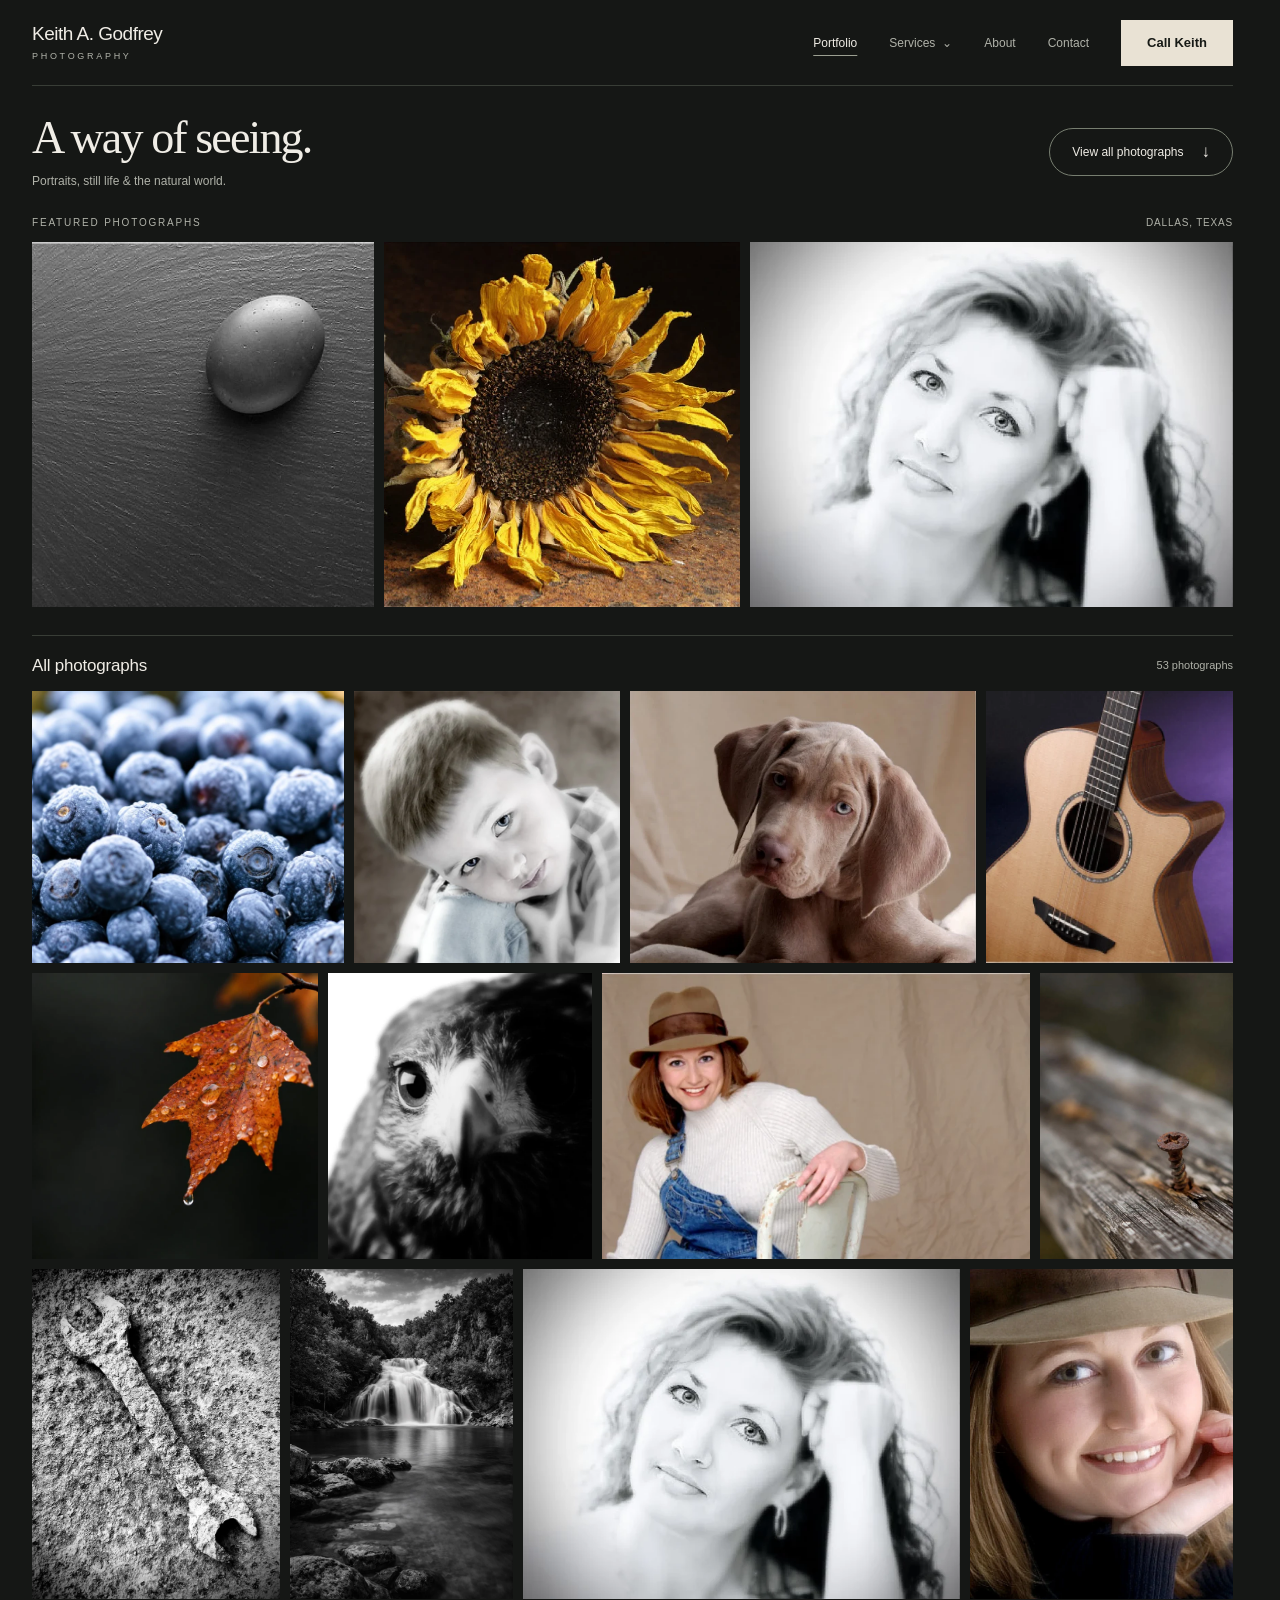
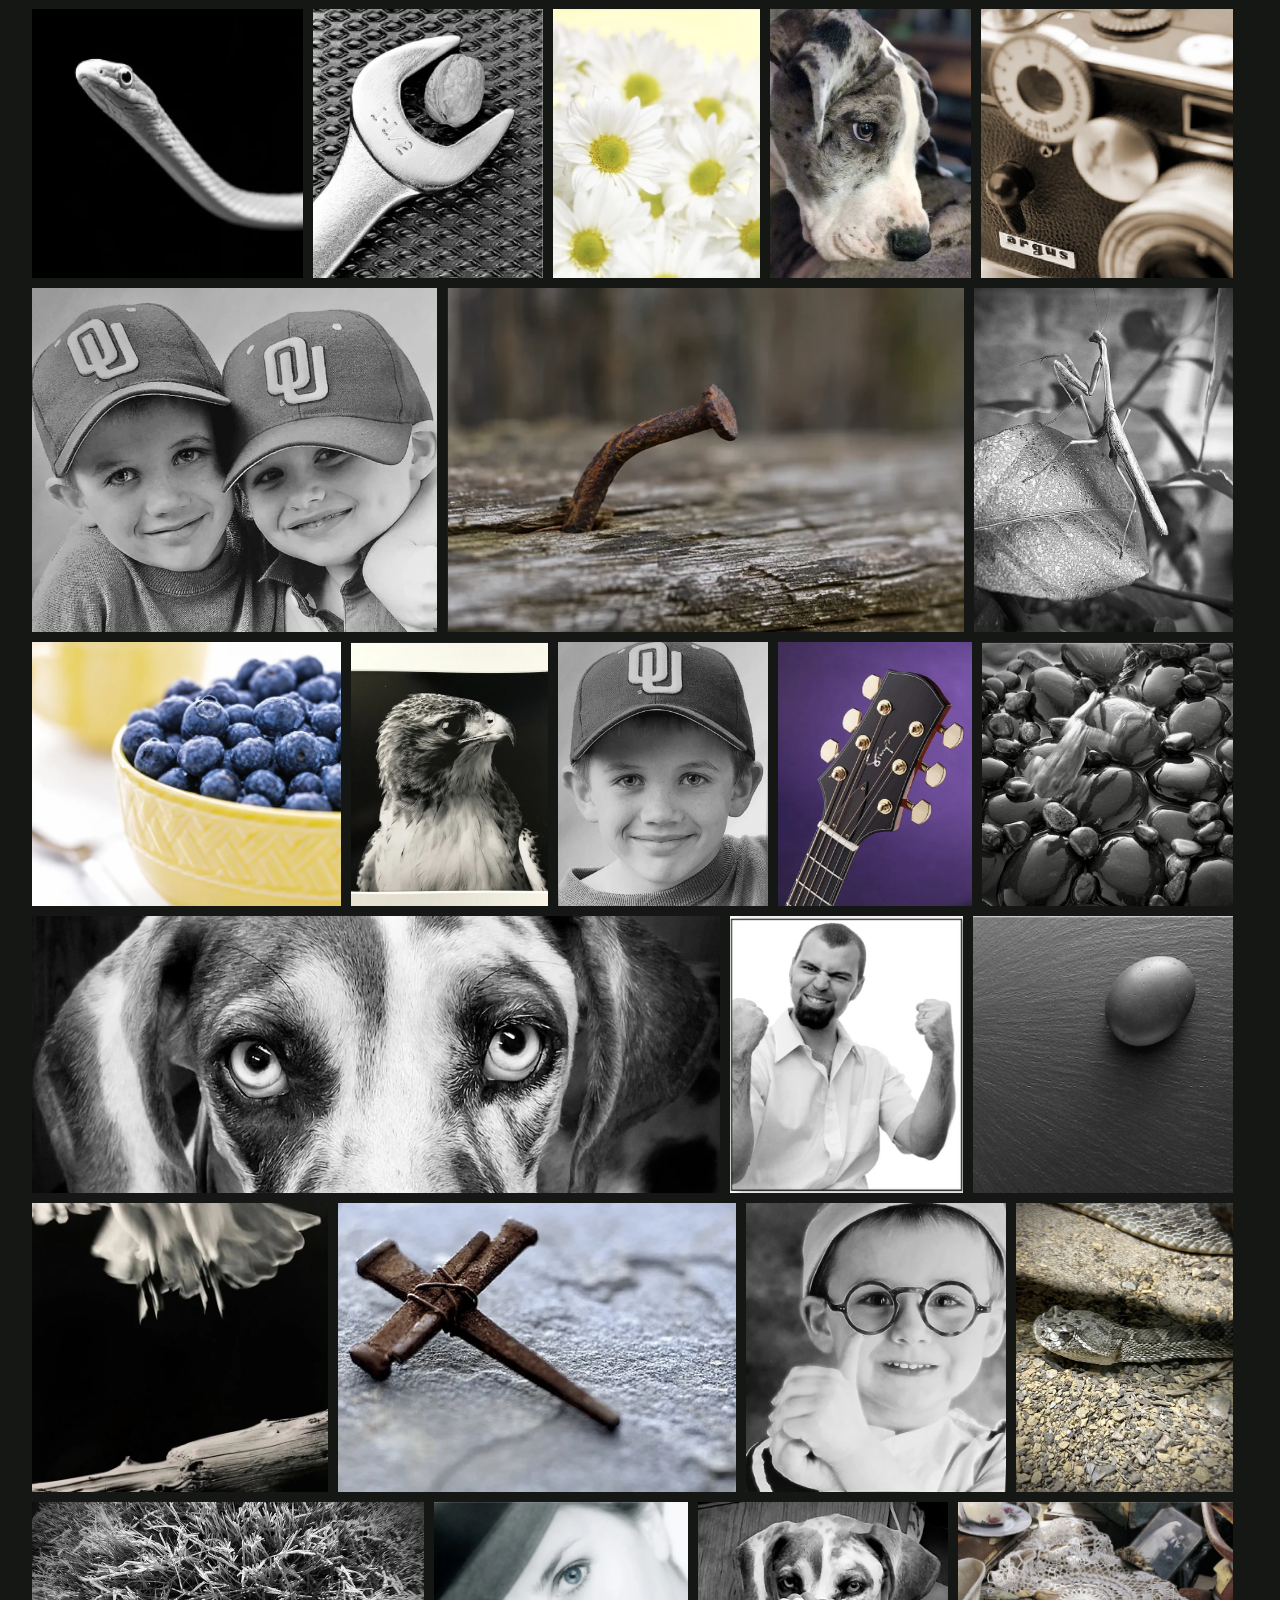
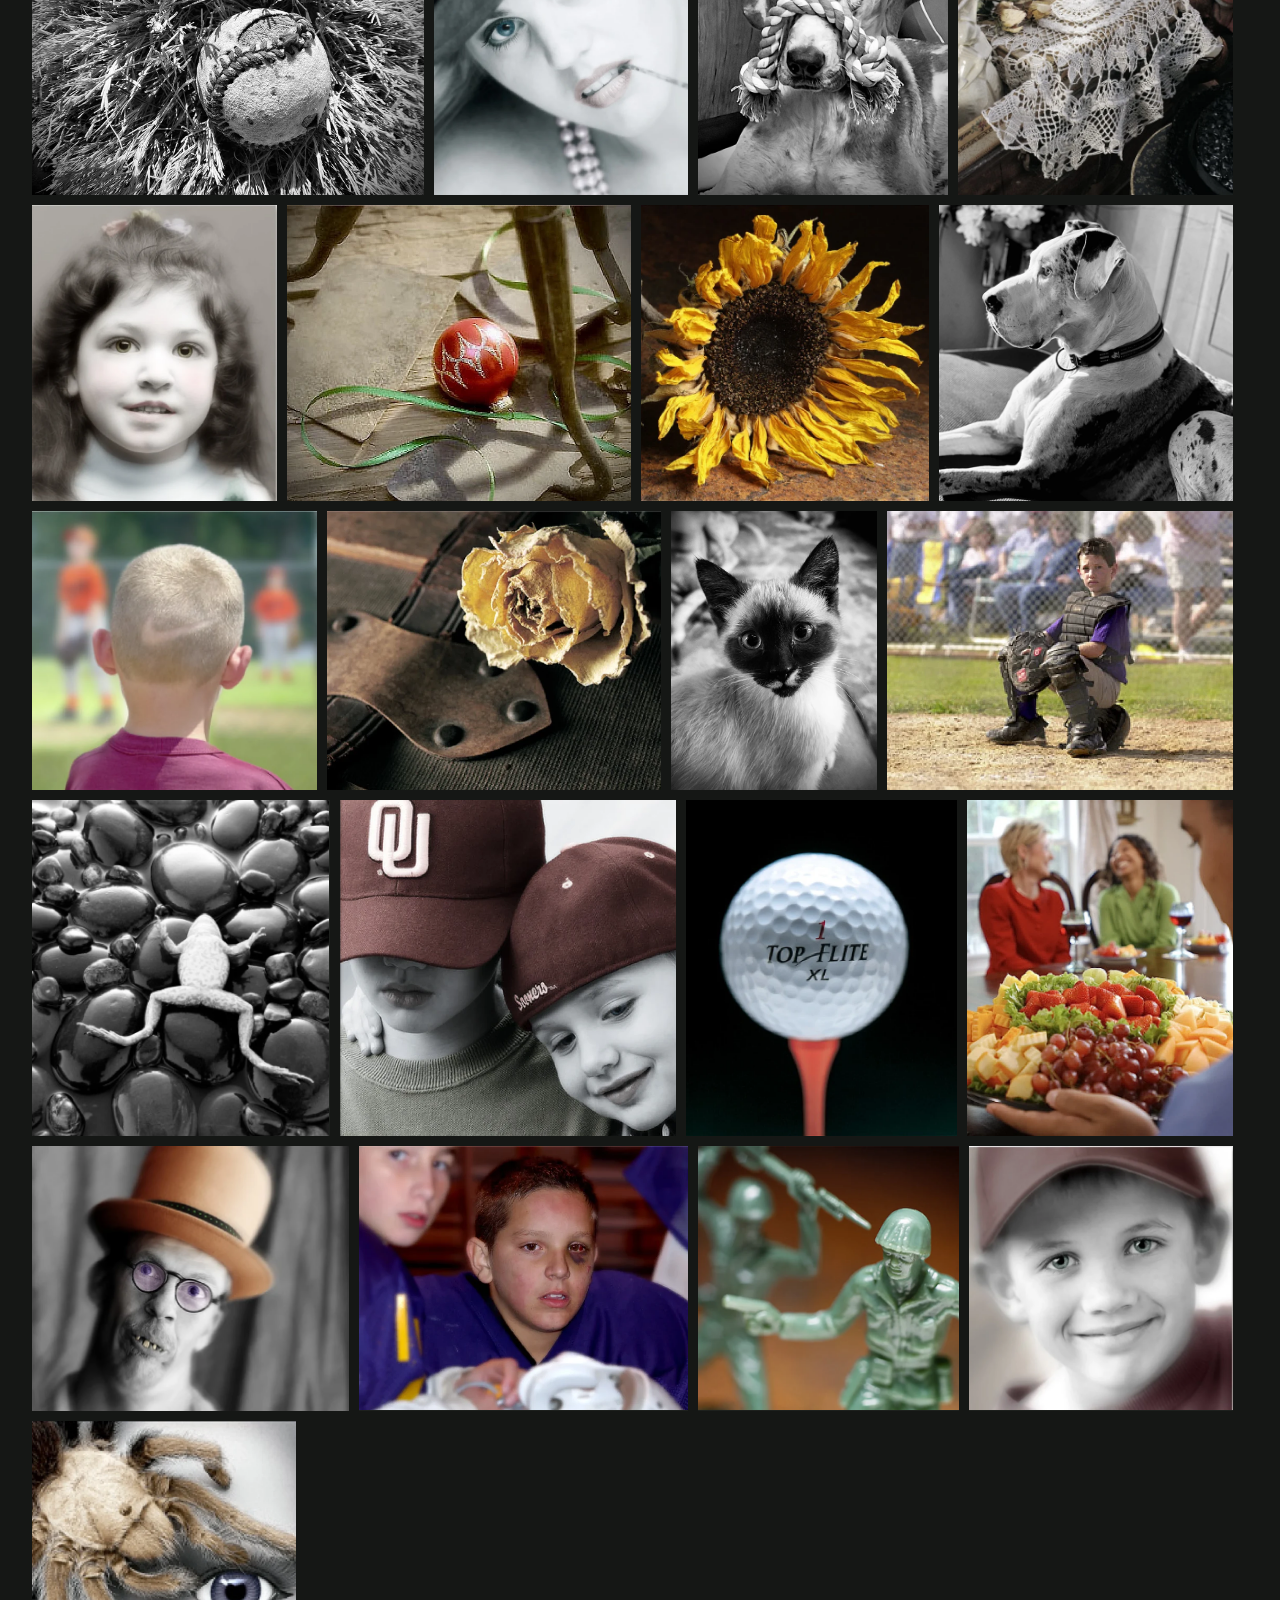
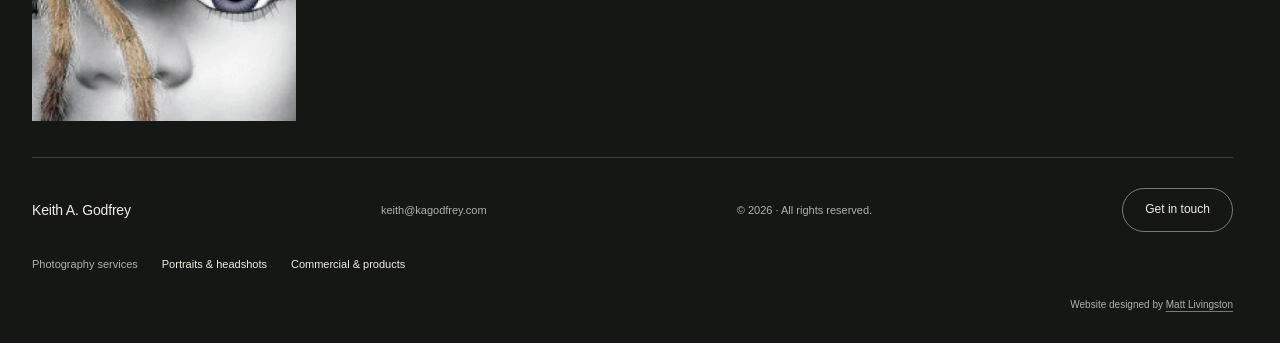
<file: index.html>
<!doctype html>
<html lang="en">
<head>
  <meta charset="utf-8">
  <meta name="viewport" content="width=device-width, initial-scale=1">
  <meta name="theme-color" content="#151715">
  <title>Dallas Photographer &amp; Photo Editor | Keith A. Godfrey</title>
  <meta name="description" content="Dallas photographer, photo editor and graphic designer Keith A. Godfrey. Explore portraits, product photography, landscapes and wildlife from four decades of work.">
  <meta name="author" content="Keith A. Godfrey">
  <meta name="robots" content="index, follow, max-image-preview:large">
  <link rel="canonical" href="https://kagodfrey.com/">
  <meta property="og:type" content="website">
  <meta property="og:site_name" content="Keith A. Godfrey Photography">
  <meta property="og:locale" content="en_US">
  <meta property="og:url" content="https://kagodfrey.com/">
  <meta property="og:title" content="Keith Godfrey | Professional Photography">
  <meta property="og:description" content="Explore the photography and portfolio of Keith Godfrey.">
  <meta property="og:image" content="https://kagodfrey.com/og-image.png">
  <meta property="og:image:secure_url" content="https://kagodfrey.com/og-image.png">
  <meta property="og:image:type" content="image/png">
  <meta property="og:image:width" content="1200">
  <meta property="og:image:height" content="630">
  <meta property="og:image:alt" content="Keith Godfrey Photography — Keith holding his Nikon camera alongside portrait, event, commercial, and fine art photography services and KAGodfrey.com">
  <meta name="twitter:card" content="summary_large_image">
  <meta name="twitter:title" content="Keith Godfrey | Professional Photography">
  <meta name="twitter:description" content="Explore the photography and portfolio of Keith Godfrey.">
  <meta name="twitter:image" content="https://kagodfrey.com/og-image.png">
  <meta name="twitter:image:alt" content="Keith Godfrey Photography — Keith holding his Nikon camera alongside portrait, event, commercial, and fine art photography services and KAGodfrey.com">
  <link rel="icon" href="favicon.svg" type="image/svg+xml">
  <link rel="stylesheet" href="styles.css?v=21">
  <script src="script.js?v=12" defer></script>
  <script type="application/ld+json">
{
  "@context": "https://schema.org",
  "@graph": [
    {
      "@type": "Person",
      "@id": "https://kagodfrey.com/#keith-godfrey",
      "name": "Keith A. Godfrey",
      "alternateName": "Keith A Godfrey",
      "url": "https://kagodfrey.com/",
      "telephone": "+1-405-207-3636",
      "email": "keith@kagodfrey.com",
      "image": "https://kagodfrey.com/webp/keith-godfrey-dallas-photographer-camera-portrait.webp",
      "jobTitle": [
        "Photographer",
        "Photo editor",
        "Graphic designer"
      ],
      "description": "Dallas photographer, photo editor and graphic designer with four decades behind the camera.",
      "homeLocation": {
        "@type": "City",
        "name": "Dallas",
        "containedInPlace": {
          "@type": "State",
          "name": "Texas"
        }
      },
      "knowsAbout": [
        "Portrait photography",
        "Commercial product photography",
        "Landscape photography",
        "Wildlife photography",
        "Photo editing",
        "Graphic design"
      ]
    },
    {
      "@type": "WebSite",
      "@id": "https://kagodfrey.com/#website",
      "url": "https://kagodfrey.com/",
      "name": "Keith A. Godfrey Photography",
      "inLanguage": "en-US",
      "publisher": {
        "@id": "https://kagodfrey.com/#keith-godfrey"
      }
    },
    {
      "@type": "CollectionPage",
      "@id": "https://kagodfrey.com/#webpage",
      "url": "https://kagodfrey.com/",
      "name": "Dallas Photographer & Photo Editor | Keith A. Godfrey",
      "description": "Dallas photographer, photo editor and graphic designer Keith A. Godfrey. Explore portraits, product photography, landscapes and wildlife from four decades of work.",
      "inLanguage": "en-US",
      "isPartOf": {
        "@id": "https://kagodfrey.com/#website"
      },
      "about": {
        "@id": "https://kagodfrey.com/#keith-godfrey"
      },
      "author": {
        "@id": "https://kagodfrey.com/#keith-godfrey"
      },
      "primaryImageOfPage": {
        "@type": "ImageObject",
        "url": "https://kagodfrey.com/og-image.png",
        "width": 1200,
        "height": 630,
        "caption": "Keith Godfrey Photography \u2014 Keith holding his Nikon camera alongside portrait, event, commercial, and fine art photography services and KAGodfrey.com"
      },
      "mainEntity": {
        "@id": "https://kagodfrey.com/#photographs"
      }
    },
    {
      "@type": "ImageGallery",
      "@id": "https://kagodfrey.com/#photographs",
      "name": "Photography portfolio by Keith A. Godfrey",
      "url": "https://kagodfrey.com/#gallery",
      "author": {
        "@id": "https://kagodfrey.com/#keith-godfrey"
      },
      "isPartOf": {
        "@id": "https://kagodfrey.com/#webpage"
      },
      "associatedMedia": [
        {
          "@type": "ImageObject",
          "contentUrl": "https://kagodfrey.com/webp/keith-godfrey-blueberries-close-up-enhanced.webp",
          "name": "Fresh blueberries",
          "caption": "Fresh blueberries",
          "encodingFormat": "image/webp",
          "width": 1344,
          "height": 1170,
          "creator": {
            "@id": "https://kagodfrey.com/#keith-godfrey"
          }
        },
        {
          "@type": "ImageObject",
          "contentUrl": "https://kagodfrey.com/webp/keith-godfrey-child-hands-black-white-portrait.webp",
          "name": "Child resting their head on their hands",
          "caption": "Child resting their head on their hands",
          "encodingFormat": "image/webp",
          "width": 1284,
          "height": 1314,
          "creator": {
            "@id": "https://kagodfrey.com/#keith-godfrey"
          }
        },
        {
          "@type": "ImageObject",
          "contentUrl": "https://kagodfrey.com/webp/keith-godfrey-weimaraner-puppy-portrait.webp",
          "name": "Weimaraner puppy",
          "caption": "Weimaraner puppy",
          "encodingFormat": "image/webp",
          "width": 1284,
          "height": 1007,
          "creator": {
            "@id": "https://kagodfrey.com/#keith-godfrey"
          }
        },
        {
          "@type": "ImageObject",
          "contentUrl": "https://kagodfrey.com/webp/keith-godfrey-acoustic-guitar-still-life.webp",
          "name": "Acoustic guitar",
          "caption": "Acoustic guitar",
          "encodingFormat": "image/webp",
          "width": 1284,
          "height": 1414,
          "creator": {
            "@id": "https://kagodfrey.com/#keith-godfrey"
          }
        },
        {
          "@type": "ImageObject",
          "contentUrl": "https://kagodfrey.com/webp/keith-godfrey-autumn-leaf-raindrops.webp",
          "name": "An orange autumn leaf covered in raindrops against a dark background",
          "caption": "An orange autumn leaf covered in raindrops against a dark background",
          "encodingFormat": "image/webp",
          "width": 1254,
          "height": 1254,
          "creator": {
            "@id": "https://kagodfrey.com/#keith-godfrey"
          }
        },
        {
          "@type": "ImageObject",
          "contentUrl": "https://kagodfrey.com/webp/keith-godfrey-bird-eye-close-up.webp",
          "name": "Close-up of a bird",
          "caption": "Close-up of a bird",
          "encodingFormat": "image/webp",
          "width": 1284,
          "height": 1393,
          "creator": {
            "@id": "https://kagodfrey.com/#keith-godfrey"
          }
        },
        {
          "@type": "ImageObject",
          "contentUrl": "https://kagodfrey.com/webp/keith-godfrey-seated-portrait-hat-chair.webp",
          "name": "Portrait with a hat and chair",
          "caption": "Portrait with a hat and chair",
          "encodingFormat": "image/webp",
          "width": 1284,
          "height": 858,
          "creator": {
            "@id": "https://kagodfrey.com/#keith-godfrey"
          }
        },
        {
          "@type": "ImageObject",
          "contentUrl": "https://kagodfrey.com/webp/keith-godfrey-rusty-nail-weathered-wood.webp",
          "name": "A rusty nail in weathered wood",
          "caption": "A rusty nail in weathered wood",
          "encodingFormat": "image/webp",
          "width": 1320,
          "height": 1956,
          "creator": {
            "@id": "https://kagodfrey.com/#keith-godfrey"
          }
        },
        {
          "@type": "ImageObject",
          "contentUrl": "https://kagodfrey.com/webp/keith-godfrey-weathered-wrench-rough-surface-black-white.webp",
          "name": "Weathered wrench on a rough surface",
          "caption": "Black and white study of a weathered wrench on a rough textured surface",
          "encodingFormat": "image/webp",
          "width": 1512,
          "height": 2016,
          "creator": {
            "@id": "https://kagodfrey.com/#keith-godfrey"
          }
        },
        {
          "@type": "ImageObject",
          "contentUrl": "https://kagodfrey.com/webp/keith-godfrey-waterfall-rocky-pool-black-white.webp",
          "name": "Black and white waterfall flowing into a rocky pool surrounded by trees",
          "caption": "Black and white waterfall flowing into a rocky pool surrounded by trees",
          "encodingFormat": "image/webp",
          "width": 1320,
          "height": 1949,
          "creator": {
            "@id": "https://kagodfrey.com/#keith-godfrey"
          }
        },
        {
          "@type": "ImageObject",
          "contentUrl": "https://kagodfrey.com/webp/keith-godfrey-woman-black-white-portrait.webp",
          "name": "Black and white portrait",
          "caption": "Black and white portrait",
          "encodingFormat": "image/webp",
          "width": 1284,
          "height": 972,
          "creator": {
            "@id": "https://kagodfrey.com/#keith-godfrey"
          }
        },
        {
          "@type": "ImageObject",
          "contentUrl": "https://kagodfrey.com/webp/keith-godfrey-smiling-woman-hat-portrait.webp",
          "name": "Smiling portrait in a hat",
          "caption": "Smiling portrait in a hat",
          "encodingFormat": "image/webp",
          "width": 1023,
          "height": 1284,
          "creator": {
            "@id": "https://kagodfrey.com/#keith-godfrey"
          }
        },
        {
          "@type": "ImageObject",
          "contentUrl": "https://kagodfrey.com/webp/keith-godfrey-snake-black-background.webp",
          "name": "Snake against a black background",
          "caption": "Snake against a black background",
          "encodingFormat": "image/webp",
          "width": 1284,
          "height": 1272,
          "creator": {
            "@id": "https://kagodfrey.com/#keith-godfrey"
          }
        },
        {
          "@type": "ImageObject",
          "contentUrl": "https://kagodfrey.com/webp/keith-godfrey-wrench-textured-metal-still-life.webp",
          "name": "Wrench on a textured surface",
          "caption": "Wrench on a textured surface",
          "encodingFormat": "image/webp",
          "width": 1284,
          "height": 1497,
          "creator": {
            "@id": "https://kagodfrey.com/#keith-godfrey"
          }
        },
        {
          "@type": "ImageObject",
          "contentUrl": "https://kagodfrey.com/webp/keith-godfrey-white-daisies-flower-photography.webp",
          "name": "White daisies",
          "caption": "White daisies",
          "encodingFormat": "image/webp",
          "width": 1284,
          "height": 1667,
          "creator": {
            "@id": "https://kagodfrey.com/#keith-godfrey"
          }
        },
        {
          "@type": "ImageObject",
          "contentUrl": "https://kagodfrey.com/webp/keith-godfrey-spotted-dog-close-up-portrait.webp",
          "name": "Close portrait of a spotted dog",
          "caption": "Close portrait of a spotted dog",
          "encodingFormat": "image/webp",
          "width": 1536,
          "height": 2048,
          "creator": {
            "@id": "https://kagodfrey.com/#keith-godfrey"
          }
        },
        {
          "@type": "ImageObject",
          "contentUrl": "https://kagodfrey.com/webp/keith-godfrey-vintage-camera-detail.webp",
          "name": "Vintage camera detail",
          "caption": "Vintage camera detail",
          "encodingFormat": "image/webp",
          "width": 1284,
          "height": 1368,
          "creator": {
            "@id": "https://kagodfrey.com/#keith-godfrey"
          }
        },
        {
          "@type": "ImageObject",
          "contentUrl": "https://kagodfrey.com/webp/keith-godfrey-children-matching-baseball-caps.webp",
          "name": "Black and white portrait of two smiling children in matching baseball caps",
          "caption": "Black and white portrait of two smiling children in matching baseball caps",
          "encodingFormat": "image/webp",
          "width": 960,
          "height": 816,
          "creator": {
            "@id": "https://kagodfrey.com/#keith-godfrey"
          }
        },
        {
          "@type": "ImageObject",
          "contentUrl": "https://kagodfrey.com/webp/keith-godfrey-bent-rusty-nail-wood-detail.webp",
          "name": "A bent rusty nail projecting from a weathered wooden surface",
          "caption": "A bent rusty nail projecting from a weathered wooden surface",
          "encodingFormat": "image/webp",
          "width": 1536,
          "height": 1024,
          "creator": {
            "@id": "https://kagodfrey.com/#keith-godfrey"
          }
        },
        {
          "@type": "ImageObject",
          "contentUrl": "https://kagodfrey.com/webp/keith-godfrey-praying-mantis-leaf-black-white.webp",
          "name": "Black and white close-up of a praying mantis perched on a leaf",
          "caption": "Black and white close-up of a praying mantis perched on a leaf",
          "encodingFormat": "image/webp",
          "width": 3024,
          "height": 4032,
          "creator": {
            "@id": "https://kagodfrey.com/#keith-godfrey"
          }
        },
        {
          "@type": "ImageObject",
          "contentUrl": "https://kagodfrey.com/webp/keith-godfrey-blueberries-yellow-bowl-enhanced.webp",
          "name": "Blueberries in a yellow bowl",
          "caption": "Blueberries in a yellow bowl",
          "encodingFormat": "image/webp",
          "width": 1359,
          "height": 1157,
          "creator": {
            "@id": "https://kagodfrey.com/#keith-godfrey"
          }
        },
        {
          "@type": "ImageObject",
          "contentUrl": "https://kagodfrey.com/webp/keith-godfrey-bird-of-prey-black-white-portrait.webp",
          "name": "Black and white portrait of a bird of prey",
          "caption": "Black and white portrait of a bird of prey",
          "encodingFormat": "image/webp",
          "width": 1536,
          "height": 2048,
          "creator": {
            "@id": "https://kagodfrey.com/#keith-godfrey"
          }
        },
        {
          "@type": "ImageObject",
          "contentUrl": "https://kagodfrey.com/webp/keith-godfrey-smiling-child-baseball-cap-portrait.webp",
          "name": "Black and white portrait of a smiling child in a baseball cap",
          "caption": "Black and white portrait of a smiling child in a baseball cap",
          "encodingFormat": "image/webp",
          "width": 766,
          "height": 960,
          "creator": {
            "@id": "https://kagodfrey.com/#keith-godfrey"
          }
        },
        {
          "@type": "ImageObject",
          "contentUrl": "https://kagodfrey.com/webp/keith-godfrey-acoustic-guitar-headstock-detail.webp",
          "name": "Guitar headstock",
          "caption": "Guitar headstock",
          "encodingFormat": "image/webp",
          "width": 1284,
          "height": 1745,
          "creator": {
            "@id": "https://kagodfrey.com/#keith-godfrey"
          }
        },
        {
          "@type": "ImageObject",
          "contentUrl": "https://kagodfrey.com/webp/keith-godfrey-jumping-frog-wet-stones.webp",
          "name": "A jumping frog above smooth wet stones",
          "caption": "A jumping frog above smooth wet stones",
          "encodingFormat": "image/webp",
          "width": 1284,
          "height": 1347,
          "creator": {
            "@id": "https://kagodfrey.com/#keith-godfrey"
          }
        },
        {
          "@type": "ImageObject",
          "contentUrl": "https://kagodfrey.com/webp/keith-godfrey-dog-eyes-black-white-panorama.webp",
          "name": "Black and white panoramic close-up of a dog\u2019s eyes and forehead",
          "caption": "Black and white panoramic close-up of a dog\u2019s eyes and forehead",
          "encodingFormat": "image/webp",
          "width": 3019,
          "height": 1216,
          "creator": {
            "@id": "https://kagodfrey.com/#keith-godfrey"
          }
        },
        {
          "@type": "ImageObject",
          "contentUrl": "https://kagodfrey.com/webp/keith-godfrey-man-raised-fists-portrait.webp",
          "name": "Man posing with raised fists",
          "caption": "Man posing with raised fists",
          "encodingFormat": "image/webp",
          "width": 1284,
          "height": 1527,
          "creator": {
            "@id": "https://kagodfrey.com/#keith-godfrey"
          }
        },
        {
          "@type": "ImageObject",
          "contentUrl": "https://kagodfrey.com/webp/keith-godfrey-stone-textured-background.webp",
          "name": "Stone on a textured background",
          "caption": "Stone on a textured background",
          "encodingFormat": "image/webp",
          "width": 1284,
          "height": 1370,
          "creator": {
            "@id": "https://kagodfrey.com/#keith-godfrey"
          }
        },
        {
          "@type": "ImageObject",
          "contentUrl": "https://kagodfrey.com/webp/keith-godfrey-bird-taking-flight-branch-borderless.webp",
          "name": "A bird lifting off above a branch",
          "caption": "A bird lifting off above a branch",
          "encodingFormat": "image/webp",
          "width": 1174,
          "height": 1149,
          "creator": {
            "@id": "https://kagodfrey.com/#keith-godfrey"
          }
        },
        {
          "@type": "ImageObject",
          "contentUrl": "https://kagodfrey.com/webp/keith-godfrey-wooden-cross-fabric-still-life.webp",
          "name": "Wooden cross on fabric",
          "caption": "Wooden cross on fabric",
          "encodingFormat": "image/webp",
          "width": 1284,
          "height": 935,
          "creator": {
            "@id": "https://kagodfrey.com/#keith-godfrey"
          }
        },
        {
          "@type": "ImageObject",
          "contentUrl": "https://kagodfrey.com/webp/keith-godfrey-child-round-glasses-cap-portrait.webp",
          "name": "Black and white portrait of a smiling child wearing round glasses and a cap",
          "caption": "Black and white portrait of a smiling child wearing round glasses and a cap",
          "encodingFormat": "image/webp",
          "width": 862,
          "height": 960,
          "creator": {
            "@id": "https://kagodfrey.com/#keith-godfrey"
          }
        },
        {
          "@type": "ImageObject",
          "contentUrl": "https://kagodfrey.com/webp/keith-godfrey-patterned-snake-rocks-gravel.webp",
          "name": "Close-up of a patterned snake resting among rocks and gravel",
          "caption": "Close-up of a patterned snake resting among rocks and gravel",
          "encodingFormat": "image/webp",
          "width": 3024,
          "height": 4032,
          "creator": {
            "@id": "https://kagodfrey.com/#keith-godfrey"
          }
        },
        {
          "@type": "ImageObject",
          "contentUrl": "https://kagodfrey.com/webp/keith-godfrey-worn-baseball-grass-black-white.webp",
          "name": "Black and white close-up of a worn baseball resting in grass",
          "caption": "Black and white close-up of a worn baseball resting in grass",
          "encodingFormat": "image/webp",
          "width": 3506,
          "height": 2619,
          "creator": {
            "@id": "https://kagodfrey.com/#keith-godfrey"
          }
        },
        {
          "@type": "ImageObject",
          "contentUrl": "https://kagodfrey.com/webp/keith-godfrey-woman-black-hat-beads-portrait.webp",
          "name": "Portrait in a black hat with a strand of beads",
          "caption": "Portrait in a black hat with a strand of beads",
          "encodingFormat": "image/webp",
          "width": 1284,
          "height": 1477,
          "creator": {
            "@id": "https://kagodfrey.com/#keith-godfrey"
          }
        },
        {
          "@type": "ImageObject",
          "contentUrl": "https://kagodfrey.com/webp/keith-godfrey-dog-rope-toy-black-white.webp",
          "name": "Black and white portrait of a dog holding a braided rope toy",
          "caption": "Black and white portrait of a dog holding a braided rope toy",
          "encodingFormat": "image/webp",
          "width": 1184,
          "height": 1387,
          "creator": {
            "@id": "https://kagodfrey.com/#keith-godfrey"
          }
        },
        {
          "@type": "ImageObject",
          "contentUrl": "https://kagodfrey.com/webp/keith-godfrey-lace-table-detail.webp",
          "name": "Lace detail on a table",
          "caption": "Lace detail on a table",
          "encodingFormat": "image/webp",
          "width": 1284,
          "height": 1364,
          "creator": {
            "@id": "https://kagodfrey.com/#keith-godfrey"
          }
        },
        {
          "@type": "ImageObject",
          "contentUrl": "https://kagodfrey.com/webp/keith-godfrey-child-soft-focus-portrait.webp",
          "name": "Soft-focus portrait of a child",
          "caption": "Soft-focus portrait of a child",
          "encodingFormat": "image/webp",
          "width": 1284,
          "height": 1556,
          "creator": {
            "@id": "https://kagodfrey.com/#keith-godfrey"
          }
        },
        {
          "@type": "ImageObject",
          "contentUrl": "https://kagodfrey.com/webp/keith-godfrey-red-ornament-green-ribbon.webp",
          "name": "Red ornament and green ribbon",
          "caption": "Red ornament and green ribbon",
          "encodingFormat": "image/webp",
          "width": 1284,
          "height": 1106,
          "creator": {
            "@id": "https://kagodfrey.com/#keith-godfrey"
          }
        },
        {
          "@type": "ImageObject",
          "contentUrl": "https://kagodfrey.com/webp/keith-godfrey-golden-sunflower-nature-study.webp",
          "name": "A sunflower with golden curling petals",
          "caption": "A sunflower with golden curling petals",
          "encodingFormat": "image/webp",
          "width": 1284,
          "height": 1318,
          "creator": {
            "@id": "https://kagodfrey.com/#keith-godfrey"
          }
        },
        {
          "@type": "ImageObject",
          "contentUrl": "https://kagodfrey.com/webp/keith-godfrey-spotted-dog-window-portrait.webp",
          "name": "Black and white side portrait of a spotted dog looking toward a window",
          "caption": "Black and white side portrait of a spotted dog looking toward a window",
          "encodingFormat": "image/webp",
          "width": 1847,
          "height": 1865,
          "creator": {
            "@id": "https://kagodfrey.com/#keith-godfrey"
          }
        },
        {
          "@type": "ImageObject",
          "contentUrl": "https://kagodfrey.com/webp/keith-godfrey-child-watching-baseball-game.webp",
          "name": "Child watching a game",
          "caption": "Child watching a game",
          "encodingFormat": "image/webp",
          "width": 1284,
          "height": 1256,
          "creator": {
            "@id": "https://kagodfrey.com/#keith-godfrey"
          }
        },
        {
          "@type": "ImageObject",
          "contentUrl": "https://kagodfrey.com/webp/keith-godfrey-dried-rose-dark-fabric.webp",
          "name": "Dried rose on dark fabric",
          "caption": "Dried rose on dark fabric",
          "encodingFormat": "image/webp",
          "width": 1284,
          "height": 1072,
          "creator": {
            "@id": "https://kagodfrey.com/#keith-godfrey"
          }
        },
        {
          "@type": "ImageObject",
          "contentUrl": "https://kagodfrey.com/webp/keith-godfrey-cat-dark-face-black-white-portrait.webp",
          "name": "Black and white portrait of a cat with dark ears and a dark face",
          "caption": "Black and white portrait of a cat with dark ears and a dark face",
          "encodingFormat": "image/webp",
          "width": 1284,
          "height": 1742,
          "creator": {
            "@id": "https://kagodfrey.com/#keith-godfrey"
          }
        },
        {
          "@type": "ImageObject",
          "contentUrl": "https://kagodfrey.com/webp/keith-godfrey-young-baseball-catcher.webp",
          "name": "Young baseball catcher",
          "caption": "Young baseball catcher",
          "encodingFormat": "image/webp",
          "width": 1284,
          "height": 1034,
          "creator": {
            "@id": "https://kagodfrey.com/#keith-godfrey"
          }
        },
        {
          "@type": "ImageObject",
          "contentUrl": "https://kagodfrey.com/webp/keith-godfrey-small-figure-dark-stones.webp",
          "name": "Small figure among dark stones",
          "caption": "Small figure among dark stones",
          "encodingFormat": "image/webp",
          "width": 1284,
          "height": 1450,
          "creator": {
            "@id": "https://kagodfrey.com/#keith-godfrey"
          }
        },
        {
          "@type": "ImageObject",
          "contentUrl": "https://kagodfrey.com/webp/keith-godfrey-children-baseball-caps-candid.webp",
          "name": "Two children wearing baseball caps",
          "caption": "Two children wearing baseball caps",
          "encodingFormat": "image/webp",
          "width": 1284,
          "height": 1284,
          "creator": {
            "@id": "https://kagodfrey.com/#keith-godfrey"
          }
        },
        {
          "@type": "ImageObject",
          "contentUrl": "https://kagodfrey.com/webp/keith-godfrey-golf-ball-tee-close-up.webp",
          "name": "Golf ball on a tee",
          "caption": "Golf ball on a tee",
          "encodingFormat": "image/webp",
          "width": 1284,
          "height": 1590,
          "creator": {
            "@id": "https://kagodfrey.com/#keith-godfrey"
          }
        },
        {
          "@type": "ImageObject",
          "contentUrl": "https://kagodfrey.com/webp/keith-godfrey-people-gathered-table.webp",
          "name": "People gathered around a table",
          "caption": "People gathered around a table",
          "encodingFormat": "image/webp",
          "width": 1284,
          "height": 1621,
          "creator": {
            "@id": "https://kagodfrey.com/#keith-godfrey"
          }
        },
        {
          "@type": "ImageObject",
          "contentUrl": "https://kagodfrey.com/webp/keith-godfrey-skeleton-top-hat-still-life.webp",
          "name": "Skeleton in a top hat",
          "caption": "Skeleton in a top hat",
          "encodingFormat": "image/webp",
          "width": 1284,
          "height": 1070,
          "creator": {
            "@id": "https://kagodfrey.com/#keith-godfrey"
          }
        },
        {
          "@type": "ImageObject",
          "contentUrl": "https://kagodfrey.com/webp/keith-godfrey-child-gathering-candid-portrait.webp",
          "name": "Child at a gathering",
          "caption": "Child at a gathering",
          "encodingFormat": "image/webp",
          "width": 1284,
          "height": 1032,
          "creator": {
            "@id": "https://kagodfrey.com/#keith-godfrey"
          }
        },
        {
          "@type": "ImageObject",
          "contentUrl": "https://kagodfrey.com/webp/keith-godfrey-toy-soldiers-close-up.webp",
          "name": "Toy soldiers",
          "caption": "Toy soldiers",
          "encodingFormat": "image/webp",
          "width": 1284,
          "height": 1303,
          "creator": {
            "@id": "https://kagodfrey.com/#keith-godfrey"
          }
        },
        {
          "@type": "ImageObject",
          "contentUrl": "https://kagodfrey.com/webp/keith-godfrey-child-baseball-cap-black-white.webp",
          "name": "Black and white portrait in a baseball cap",
          "caption": "Black and white portrait in a baseball cap",
          "encodingFormat": "image/webp",
          "width": 1284,
          "height": 1285,
          "creator": {
            "@id": "https://kagodfrey.com/#keith-godfrey"
          }
        },
        {
          "@type": "ImageObject",
          "contentUrl": "https://kagodfrey.com/webp/keith-godfrey-doll-spider-still-life.webp",
          "name": "Doll with a spider",
          "caption": "Doll with a spider",
          "encodingFormat": "image/webp",
          "width": 1284,
          "height": 1457,
          "creator": {
            "@id": "https://kagodfrey.com/#keith-godfrey"
          }
        }
      ]
    }
  ]
}
  </script>
</head>
<body>
<a class="skip-link" href="#main">Skip to content</a><header class="site-header" id="top"><a class="brand" href="./" aria-label="Keith A. Godfrey home">Keith A. Godfrey<span>Photography</span></a><nav aria-label="Main navigation"><a href="./" aria-current="page">Portfolio</a><details class="services-menu"><summary>Services <span aria-hidden="true">⌄</span></summary><div class="services-dropdown"><a href="portrait-headshot-photography/">Portraits &amp; headshots</a><a href="commercial-product-photography/">Commercial &amp; products</a></div></details><a href="about/">About</a><a href="contact/">Contact</a></nav><a class="call-button header-call" href="tel:+14052073636" aria-label="Call Keith at (405) 207-3636">Call Keith</a></header><main id="main" tabindex="-1"><section class="featured wrap" aria-labelledby="page-title"><div class="portfolio-heading"><div><h1 id="page-title">A way of seeing.</h1><p class="micro">Portraits, still life &amp; the natural world.</p></div><a class="pill-link" href="#gallery">View all photographs <span aria-hidden="true">↓</span></a></div><h2 class="eyebrow" id="featured-title">Featured photographs <span>Dallas, Texas</span></h2><div class="featured-grid" aria-labelledby="featured-title"><figure class="photograph"><a class="image-link" href="webp/keith-godfrey-stone-textured-background.webp" data-photo aria-label="View photograph: Stone on a textured background"><img src="webp/previews/keith-godfrey-stone-textured-background-640.webp" alt="Stone on a textured background" width="1284" height="1370" fetchpriority="high" srcset="webp/previews/keith-godfrey-stone-textured-background-640.webp 640w, webp/previews/keith-godfrey-stone-textured-background-960.webp 960w, webp/keith-godfrey-stone-textured-background.webp 1284w" sizes="(max-width: 600px) 50vw, 40vw" decoding="async"><span class="image-action">View photograph</span></a></figure>
<figure class="photograph"><a class="image-link" href="webp/keith-godfrey-golden-sunflower-nature-study.webp" data-photo aria-label="View photograph: A sunflower with golden curling petals"><img src="webp/previews/keith-godfrey-golden-sunflower-nature-study-640.webp" alt="A sunflower with golden curling petals" width="1284" height="1318" loading="lazy" srcset="webp/previews/keith-godfrey-golden-sunflower-nature-study-640.webp 640w, webp/previews/keith-godfrey-golden-sunflower-nature-study-960.webp 960w, webp/keith-godfrey-golden-sunflower-nature-study.webp 1284w" sizes="(max-width: 600px) 50vw, 40vw" decoding="async"><span class="image-action">View photograph</span></a></figure>
<figure class="photograph"><a class="image-link" href="webp/keith-godfrey-woman-black-white-portrait.webp" data-photo aria-label="View photograph: Black and white portrait"><img src="webp/previews/keith-godfrey-woman-black-white-portrait-640.webp" alt="Black and white portrait" width="1284" height="972" loading="lazy" srcset="webp/previews/keith-godfrey-woman-black-white-portrait-640.webp 640w, webp/previews/keith-godfrey-woman-black-white-portrait-960.webp 960w, webp/keith-godfrey-woman-black-white-portrait.webp 1284w" sizes="(max-width: 600px) 50vw, 40vw" decoding="async"><span class="image-action">View photograph</span></a></figure></div></section><section class="gallery wrap" id="gallery" aria-labelledby="gallery-title"><div class="gallery-heading"><h2 id="gallery-title">All photographs</h2><p class="micro">53 photographs</p></div><div class="gallery-grid">
<figure class="photograph"><a class="image-link" href="webp/keith-godfrey-blueberries-close-up-enhanced.webp" data-photo aria-label="View photograph: Fresh blueberries"><img src="webp/previews/keith-godfrey-blueberries-close-up-enhanced-640.webp" alt="Fresh blueberries" width="1344" height="1170" loading="lazy" srcset="webp/previews/keith-godfrey-blueberries-close-up-enhanced-640.webp 640w, webp/previews/keith-godfrey-blueberries-close-up-enhanced-960.webp 960w, webp/keith-godfrey-blueberries-close-up-enhanced.webp 1344w" sizes="(max-width: 600px) 50vw, (max-width: 1000px) 33vw, 25vw" decoding="async"><span class="image-action">View photograph</span></a></figure>
<figure class="photograph"><a class="image-link" href="webp/keith-godfrey-child-hands-black-white-portrait.webp" data-photo aria-label="View photograph: Child resting their head on their hands"><img src="webp/previews/keith-godfrey-child-hands-black-white-portrait-640.webp" alt="Child resting their head on their hands" width="1284" height="1314" loading="lazy" srcset="webp/previews/keith-godfrey-child-hands-black-white-portrait-640.webp 640w, webp/previews/keith-godfrey-child-hands-black-white-portrait-960.webp 960w, webp/keith-godfrey-child-hands-black-white-portrait.webp 1284w" sizes="(max-width: 600px) 50vw, (max-width: 1000px) 33vw, 25vw" decoding="async"><span class="image-action">View photograph</span></a></figure>
<figure class="photograph"><a class="image-link" href="webp/keith-godfrey-weimaraner-puppy-portrait.webp" data-photo aria-label="View photograph: Weimaraner puppy"><img src="webp/previews/keith-godfrey-weimaraner-puppy-portrait-640.webp" alt="Weimaraner puppy" width="1284" height="1007" loading="lazy" srcset="webp/previews/keith-godfrey-weimaraner-puppy-portrait-640.webp 640w, webp/previews/keith-godfrey-weimaraner-puppy-portrait-960.webp 960w, webp/keith-godfrey-weimaraner-puppy-portrait.webp 1284w" sizes="(max-width: 600px) 50vw, (max-width: 1000px) 33vw, 25vw" decoding="async"><span class="image-action">View photograph</span></a></figure>
<figure class="photograph"><a class="image-link" href="webp/keith-godfrey-acoustic-guitar-still-life.webp" data-photo aria-label="View photograph: Acoustic guitar"><img src="webp/previews/keith-godfrey-acoustic-guitar-still-life-640.webp" alt="Acoustic guitar" width="1284" height="1414" loading="lazy" srcset="webp/previews/keith-godfrey-acoustic-guitar-still-life-640.webp 640w, webp/previews/keith-godfrey-acoustic-guitar-still-life-960.webp 960w, webp/keith-godfrey-acoustic-guitar-still-life.webp 1284w" sizes="(max-width: 600px) 50vw, (max-width: 1000px) 33vw, 25vw" decoding="async"><span class="image-action">View photograph</span></a></figure>
<figure class="photograph"><a class="image-link" href="webp/keith-godfrey-autumn-leaf-raindrops.webp" data-photo aria-label="View photograph: An orange autumn leaf covered in raindrops against a dark background"><img src="webp/previews/keith-godfrey-autumn-leaf-raindrops-640.webp" alt="An orange autumn leaf covered in raindrops against a dark background" width="1254" height="1254" loading="lazy" srcset="webp/previews/keith-godfrey-autumn-leaf-raindrops-640.webp 640w, webp/previews/keith-godfrey-autumn-leaf-raindrops-960.webp 960w, webp/keith-godfrey-autumn-leaf-raindrops.webp 1254w" sizes="(max-width: 600px) 50vw, (max-width: 1000px) 33vw, 25vw" decoding="async"><span class="image-action">View photograph</span></a></figure>
<figure class="photograph"><a class="image-link" href="webp/keith-godfrey-bird-eye-close-up.webp" data-photo aria-label="View photograph: Close-up of a bird"><img src="webp/previews/keith-godfrey-bird-eye-close-up-640.webp" alt="Close-up of a bird" width="1284" height="1393" loading="lazy" srcset="webp/previews/keith-godfrey-bird-eye-close-up-640.webp 640w, webp/previews/keith-godfrey-bird-eye-close-up-960.webp 960w, webp/keith-godfrey-bird-eye-close-up.webp 1284w" sizes="(max-width: 600px) 50vw, (max-width: 1000px) 33vw, 25vw" decoding="async"><span class="image-action">View photograph</span></a></figure>
<figure class="photograph"><a class="image-link" href="webp/keith-godfrey-seated-portrait-hat-chair.webp" data-photo aria-label="View photograph: Portrait with a hat and chair"><img src="webp/previews/keith-godfrey-seated-portrait-hat-chair-640.webp" alt="Portrait with a hat and chair" width="1284" height="858" loading="lazy" srcset="webp/previews/keith-godfrey-seated-portrait-hat-chair-640.webp 640w, webp/previews/keith-godfrey-seated-portrait-hat-chair-960.webp 960w, webp/keith-godfrey-seated-portrait-hat-chair.webp 1284w" sizes="(max-width: 600px) 50vw, (max-width: 1000px) 33vw, 25vw" decoding="async"><span class="image-action">View photograph</span></a></figure>
<figure class="photograph"><a class="image-link" href="webp/keith-godfrey-rusty-nail-weathered-wood.webp" data-photo aria-label="View photograph: A rusty nail in weathered wood"><img src="webp/previews/keith-godfrey-rusty-nail-weathered-wood-640.webp" alt="A rusty nail in weathered wood" width="1320" height="1956" loading="lazy" srcset="webp/previews/keith-godfrey-rusty-nail-weathered-wood-640.webp 640w, webp/previews/keith-godfrey-rusty-nail-weathered-wood-960.webp 960w, webp/keith-godfrey-rusty-nail-weathered-wood.webp 1320w" sizes="(max-width: 600px) 50vw, (max-width: 1000px) 33vw, 25vw" decoding="async"><span class="image-action">View photograph</span></a></figure>
<figure class="photograph"><a class="image-link" href="webp/keith-godfrey-weathered-wrench-rough-surface-black-white.webp" data-photo aria-label="View photograph: Black and white study of a weathered wrench on a rough textured surface"><img src="webp/previews/keith-godfrey-weathered-wrench-rough-surface-black-white-640.webp" alt="Black and white study of a weathered wrench on a rough textured surface" width="1512" height="2016" loading="lazy" srcset="webp/previews/keith-godfrey-weathered-wrench-rough-surface-black-white-640.webp 640w, webp/previews/keith-godfrey-weathered-wrench-rough-surface-black-white-960.webp 960w, webp/keith-godfrey-weathered-wrench-rough-surface-black-white.webp 1512w" sizes="(max-width: 600px) 50vw, (max-width: 1000px) 33vw, 25vw" decoding="async"><span class="image-action">View photograph</span></a></figure>
<figure class="photograph"><a class="image-link" href="webp/keith-godfrey-waterfall-rocky-pool-black-white.webp" data-photo aria-label="View photograph: Black and white waterfall flowing into a rocky pool surrounded by trees"><img src="webp/previews/keith-godfrey-waterfall-rocky-pool-black-white-640.webp" alt="Black and white waterfall flowing into a rocky pool surrounded by trees" width="1320" height="1949" loading="lazy" srcset="webp/previews/keith-godfrey-waterfall-rocky-pool-black-white-640.webp 640w, webp/previews/keith-godfrey-waterfall-rocky-pool-black-white-960.webp 960w, webp/keith-godfrey-waterfall-rocky-pool-black-white.webp 1320w" sizes="(max-width: 600px) 50vw, (max-width: 1000px) 33vw, 25vw" decoding="async"><span class="image-action">View photograph</span></a></figure>
<figure class="photograph"><a class="image-link" href="webp/keith-godfrey-woman-black-white-portrait.webp" data-photo aria-label="View photograph: Black and white portrait"><img src="webp/previews/keith-godfrey-woman-black-white-portrait-640.webp" alt="Black and white portrait" width="1284" height="972" loading="lazy" srcset="webp/previews/keith-godfrey-woman-black-white-portrait-640.webp 640w, webp/previews/keith-godfrey-woman-black-white-portrait-960.webp 960w, webp/keith-godfrey-woman-black-white-portrait.webp 1284w" sizes="(max-width: 600px) 50vw, (max-width: 1000px) 33vw, 25vw" decoding="async"><span class="image-action">View photograph</span></a></figure>
<figure class="photograph"><a class="image-link" href="webp/keith-godfrey-smiling-woman-hat-portrait.webp" data-photo aria-label="View photograph: Smiling portrait in a hat"><img src="webp/previews/keith-godfrey-smiling-woman-hat-portrait-640.webp" alt="Smiling portrait in a hat" width="1023" height="1284" loading="lazy" srcset="webp/previews/keith-godfrey-smiling-woman-hat-portrait-640.webp 640w, webp/previews/keith-godfrey-smiling-woman-hat-portrait-960.webp 960w, webp/keith-godfrey-smiling-woman-hat-portrait.webp 1023w" sizes="(max-width: 600px) 50vw, (max-width: 1000px) 33vw, 25vw" decoding="async"><span class="image-action">View photograph</span></a></figure>
<figure class="photograph"><a class="image-link" href="webp/keith-godfrey-snake-black-background.webp" data-photo aria-label="View photograph: Snake against a black background"><img src="webp/previews/keith-godfrey-snake-black-background-640.webp" alt="Snake against a black background" width="1284" height="1272" loading="lazy" srcset="webp/previews/keith-godfrey-snake-black-background-640.webp 640w, webp/previews/keith-godfrey-snake-black-background-960.webp 960w, webp/keith-godfrey-snake-black-background.webp 1284w" sizes="(max-width: 600px) 50vw, (max-width: 1000px) 33vw, 25vw" decoding="async"><span class="image-action">View photograph</span></a></figure>
<figure class="photograph"><a class="image-link" href="webp/keith-godfrey-wrench-textured-metal-still-life.webp" data-photo aria-label="View photograph: Wrench on a textured surface"><img src="webp/previews/keith-godfrey-wrench-textured-metal-still-life-640.webp" alt="Wrench on a textured surface" width="1284" height="1497" loading="lazy" srcset="webp/previews/keith-godfrey-wrench-textured-metal-still-life-640.webp 640w, webp/previews/keith-godfrey-wrench-textured-metal-still-life-960.webp 960w, webp/keith-godfrey-wrench-textured-metal-still-life.webp 1284w" sizes="(max-width: 600px) 50vw, (max-width: 1000px) 33vw, 25vw" decoding="async"><span class="image-action">View photograph</span></a></figure>
<figure class="photograph"><a class="image-link" href="webp/keith-godfrey-white-daisies-flower-photography.webp" data-photo aria-label="View photograph: White daisies"><img src="webp/previews/keith-godfrey-white-daisies-flower-photography-640.webp" alt="White daisies" width="1284" height="1667" loading="lazy" srcset="webp/previews/keith-godfrey-white-daisies-flower-photography-640.webp 640w, webp/previews/keith-godfrey-white-daisies-flower-photography-960.webp 960w, webp/keith-godfrey-white-daisies-flower-photography.webp 1284w" sizes="(max-width: 600px) 50vw, (max-width: 1000px) 33vw, 25vw" decoding="async"><span class="image-action">View photograph</span></a></figure>
<figure class="photograph"><a class="image-link" href="webp/keith-godfrey-spotted-dog-close-up-portrait.webp" data-photo aria-label="View photograph: Close portrait of a spotted dog"><img src="webp/previews/keith-godfrey-spotted-dog-close-up-portrait-640.webp" alt="Close portrait of a spotted dog" width="1536" height="2048" loading="lazy" srcset="webp/previews/keith-godfrey-spotted-dog-close-up-portrait-640.webp 640w, webp/previews/keith-godfrey-spotted-dog-close-up-portrait-960.webp 960w, webp/keith-godfrey-spotted-dog-close-up-portrait.webp 1536w" sizes="(max-width: 600px) 50vw, (max-width: 1000px) 33vw, 25vw" decoding="async"><span class="image-action">View photograph</span></a></figure>
<figure class="photograph"><a class="image-link" href="webp/keith-godfrey-vintage-camera-detail.webp" data-photo aria-label="View photograph: Vintage camera detail"><img src="webp/previews/keith-godfrey-vintage-camera-detail-640.webp" alt="Vintage camera detail" width="1284" height="1368" loading="lazy" srcset="webp/previews/keith-godfrey-vintage-camera-detail-640.webp 640w, webp/previews/keith-godfrey-vintage-camera-detail-960.webp 960w, webp/keith-godfrey-vintage-camera-detail.webp 1284w" sizes="(max-width: 600px) 50vw, (max-width: 1000px) 33vw, 25vw" decoding="async"><span class="image-action">View photograph</span></a></figure>
<figure class="photograph"><a class="image-link" href="webp/keith-godfrey-children-matching-baseball-caps.webp" data-photo aria-label="View photograph: Black and white portrait of two smiling children in matching baseball caps"><img src="webp/previews/keith-godfrey-children-matching-baseball-caps-640.webp" alt="Black and white portrait of two smiling children in matching baseball caps" width="960" height="816" loading="lazy" srcset="webp/previews/keith-godfrey-children-matching-baseball-caps-640.webp 640w, webp/keith-godfrey-children-matching-baseball-caps.webp 960w" sizes="(max-width: 600px) 50vw, (max-width: 1000px) 33vw, 25vw" decoding="async"><span class="image-action">View photograph</span></a></figure>
<figure class="photograph"><a class="image-link" href="webp/keith-godfrey-bent-rusty-nail-wood-detail.webp" data-photo aria-label="View photograph: A bent rusty nail projecting from a weathered wooden surface"><img src="webp/previews/keith-godfrey-bent-rusty-nail-wood-detail-640.webp" alt="A bent rusty nail projecting from a weathered wooden surface" width="1536" height="1024" loading="lazy" srcset="webp/previews/keith-godfrey-bent-rusty-nail-wood-detail-640.webp 640w, webp/previews/keith-godfrey-bent-rusty-nail-wood-detail-960.webp 960w, webp/keith-godfrey-bent-rusty-nail-wood-detail.webp 1536w" sizes="(max-width: 600px) 50vw, (max-width: 1000px) 33vw, 25vw" decoding="async"><span class="image-action">View photograph</span></a></figure>
<figure class="photograph"><a class="image-link" href="webp/keith-godfrey-praying-mantis-leaf-black-white.webp" data-photo aria-label="View photograph: Black and white close-up of a praying mantis perched on a leaf"><img src="webp/previews/keith-godfrey-praying-mantis-leaf-black-white-640.webp" alt="Black and white close-up of a praying mantis perched on a leaf" width="3024" height="4032" loading="lazy" srcset="webp/previews/keith-godfrey-praying-mantis-leaf-black-white-640.webp 640w, webp/previews/keith-godfrey-praying-mantis-leaf-black-white-960.webp 960w, webp/keith-godfrey-praying-mantis-leaf-black-white.webp 3024w" sizes="(max-width: 600px) 50vw, (max-width: 1000px) 33vw, 25vw" decoding="async"><span class="image-action">View photograph</span></a></figure>
<figure class="photograph"><a class="image-link" href="webp/keith-godfrey-blueberries-yellow-bowl-enhanced.webp" data-photo aria-label="View photograph: Blueberries in a yellow bowl"><img src="webp/previews/keith-godfrey-blueberries-yellow-bowl-enhanced-640.webp" alt="Blueberries in a yellow bowl" width="1359" height="1157" loading="lazy" srcset="webp/previews/keith-godfrey-blueberries-yellow-bowl-enhanced-640.webp 640w, webp/previews/keith-godfrey-blueberries-yellow-bowl-enhanced-960.webp 960w, webp/keith-godfrey-blueberries-yellow-bowl-enhanced.webp 1359w" sizes="(max-width: 600px) 50vw, (max-width: 1000px) 33vw, 25vw" decoding="async"><span class="image-action">View photograph</span></a></figure>
<figure class="photograph"><a class="image-link" href="webp/keith-godfrey-bird-of-prey-black-white-portrait.webp" data-photo aria-label="View photograph: Black and white portrait of a bird of prey"><img src="webp/previews/keith-godfrey-bird-of-prey-black-white-portrait-640.webp" alt="Black and white portrait of a bird of prey" width="1536" height="2048" loading="lazy" srcset="webp/previews/keith-godfrey-bird-of-prey-black-white-portrait-640.webp 640w, webp/previews/keith-godfrey-bird-of-prey-black-white-portrait-960.webp 960w, webp/keith-godfrey-bird-of-prey-black-white-portrait.webp 1536w" sizes="(max-width: 600px) 50vw, (max-width: 1000px) 33vw, 25vw" decoding="async"><span class="image-action">View photograph</span></a></figure>
<figure class="photograph"><a class="image-link" href="webp/keith-godfrey-smiling-child-baseball-cap-portrait.webp" data-photo aria-label="View photograph: Black and white portrait of a smiling child in a baseball cap"><img src="webp/previews/keith-godfrey-smiling-child-baseball-cap-portrait-640.webp" alt="Black and white portrait of a smiling child in a baseball cap" width="766" height="960" loading="lazy" srcset="webp/previews/keith-godfrey-smiling-child-baseball-cap-portrait-640.webp 640w, webp/keith-godfrey-smiling-child-baseball-cap-portrait.webp 766w" sizes="(max-width: 600px) 50vw, (max-width: 1000px) 33vw, 25vw" decoding="async"><span class="image-action">View photograph</span></a></figure>
<figure class="photograph"><a class="image-link" href="webp/keith-godfrey-acoustic-guitar-headstock-detail.webp" data-photo aria-label="View photograph: Guitar headstock"><img src="webp/previews/keith-godfrey-acoustic-guitar-headstock-detail-640.webp" alt="Guitar headstock" width="1284" height="1745" loading="lazy" srcset="webp/previews/keith-godfrey-acoustic-guitar-headstock-detail-640.webp 640w, webp/previews/keith-godfrey-acoustic-guitar-headstock-detail-960.webp 960w, webp/keith-godfrey-acoustic-guitar-headstock-detail.webp 1284w" sizes="(max-width: 600px) 50vw, (max-width: 1000px) 33vw, 25vw" decoding="async"><span class="image-action">View photograph</span></a></figure>
<figure class="photograph"><a class="image-link" href="webp/keith-godfrey-jumping-frog-wet-stones.webp" data-photo aria-label="View photograph: A jumping frog above smooth wet stones"><img src="webp/previews/keith-godfrey-jumping-frog-wet-stones-640.webp" alt="A jumping frog above smooth wet stones" width="1284" height="1347" loading="lazy" srcset="webp/previews/keith-godfrey-jumping-frog-wet-stones-640.webp 640w, webp/previews/keith-godfrey-jumping-frog-wet-stones-960.webp 960w, webp/keith-godfrey-jumping-frog-wet-stones.webp 1284w" sizes="(max-width: 600px) 50vw, (max-width: 1000px) 33vw, 25vw" decoding="async"><span class="image-action">View photograph</span></a></figure>
<figure class="photograph"><a class="image-link" href="webp/keith-godfrey-dog-eyes-black-white-panorama.webp" data-photo aria-label="View photograph: Black and white panoramic close-up of a dog’s eyes and forehead"><img src="webp/previews/keith-godfrey-dog-eyes-black-white-panorama-640.webp" alt="Black and white panoramic close-up of a dog’s eyes and forehead" width="3019" height="1216" loading="lazy" srcset="webp/previews/keith-godfrey-dog-eyes-black-white-panorama-640.webp 640w, webp/previews/keith-godfrey-dog-eyes-black-white-panorama-960.webp 960w, webp/keith-godfrey-dog-eyes-black-white-panorama.webp 3019w" sizes="(max-width: 600px) 50vw, (max-width: 1000px) 33vw, 25vw" decoding="async"><span class="image-action">View photograph</span></a></figure>
<figure class="photograph"><a class="image-link" href="webp/keith-godfrey-man-raised-fists-portrait.webp" data-photo aria-label="View photograph: Man posing with raised fists"><img src="webp/previews/keith-godfrey-man-raised-fists-portrait-640.webp" alt="Man posing with raised fists" width="1284" height="1527" loading="lazy" srcset="webp/previews/keith-godfrey-man-raised-fists-portrait-640.webp 640w, webp/previews/keith-godfrey-man-raised-fists-portrait-960.webp 960w, webp/keith-godfrey-man-raised-fists-portrait.webp 1284w" sizes="(max-width: 600px) 50vw, (max-width: 1000px) 33vw, 25vw" decoding="async"><span class="image-action">View photograph</span></a></figure>
<figure class="photograph"><a class="image-link" href="webp/keith-godfrey-stone-textured-background.webp" data-photo aria-label="View photograph: Stone on a textured background"><img src="webp/previews/keith-godfrey-stone-textured-background-640.webp" alt="Stone on a textured background" width="1284" height="1370" loading="lazy" srcset="webp/previews/keith-godfrey-stone-textured-background-640.webp 640w, webp/previews/keith-godfrey-stone-textured-background-960.webp 960w, webp/keith-godfrey-stone-textured-background.webp 1284w" sizes="(max-width: 600px) 50vw, (max-width: 1000px) 33vw, 25vw" decoding="async"><span class="image-action">View photograph</span></a></figure>
<figure class="photograph"><a class="image-link" href="webp/keith-godfrey-bird-taking-flight-branch-borderless.webp" data-photo aria-label="View photograph: A bird lifting off above a branch"><img src="webp/previews/keith-godfrey-bird-taking-flight-branch-borderless-640.webp" alt="A bird lifting off above a branch" width="1174" height="1149" loading="lazy" srcset="webp/previews/keith-godfrey-bird-taking-flight-branch-borderless-640.webp 640w, webp/previews/keith-godfrey-bird-taking-flight-branch-borderless-960.webp 960w, webp/keith-godfrey-bird-taking-flight-branch-borderless.webp 1174w" sizes="(max-width: 600px) 50vw, (max-width: 1000px) 33vw, 25vw" decoding="async"><span class="image-action">View photograph</span></a></figure>
<figure class="photograph"><a class="image-link" href="webp/keith-godfrey-wooden-cross-fabric-still-life.webp" data-photo aria-label="View photograph: Wooden cross on fabric"><img src="webp/previews/keith-godfrey-wooden-cross-fabric-still-life-640.webp" alt="Wooden cross on fabric" width="1284" height="935" loading="lazy" srcset="webp/previews/keith-godfrey-wooden-cross-fabric-still-life-640.webp 640w, webp/previews/keith-godfrey-wooden-cross-fabric-still-life-960.webp 960w, webp/keith-godfrey-wooden-cross-fabric-still-life.webp 1284w" sizes="(max-width: 600px) 50vw, (max-width: 1000px) 33vw, 25vw" decoding="async"><span class="image-action">View photograph</span></a></figure>
<figure class="photograph"><a class="image-link" href="webp/keith-godfrey-child-round-glasses-cap-portrait.webp" data-photo aria-label="View photograph: Black and white portrait of a smiling child wearing round glasses and a cap"><img src="webp/previews/keith-godfrey-child-round-glasses-cap-portrait-640.webp" alt="Black and white portrait of a smiling child wearing round glasses and a cap" width="862" height="960" loading="lazy" srcset="webp/previews/keith-godfrey-child-round-glasses-cap-portrait-640.webp 640w, webp/keith-godfrey-child-round-glasses-cap-portrait.webp 862w" sizes="(max-width: 600px) 50vw, (max-width: 1000px) 33vw, 25vw" decoding="async"><span class="image-action">View photograph</span></a></figure>
<figure class="photograph"><a class="image-link" href="webp/keith-godfrey-patterned-snake-rocks-gravel.webp" data-photo aria-label="View photograph: Close-up of a patterned snake resting among rocks and gravel"><img src="webp/previews/keith-godfrey-patterned-snake-rocks-gravel-640.webp" alt="Close-up of a patterned snake resting among rocks and gravel" width="3024" height="4032" loading="lazy" srcset="webp/previews/keith-godfrey-patterned-snake-rocks-gravel-640.webp 640w, webp/previews/keith-godfrey-patterned-snake-rocks-gravel-960.webp 960w, webp/keith-godfrey-patterned-snake-rocks-gravel.webp 3024w" sizes="(max-width: 600px) 50vw, (max-width: 1000px) 33vw, 25vw" decoding="async"><span class="image-action">View photograph</span></a></figure>
<figure class="photograph"><a class="image-link" href="webp/keith-godfrey-worn-baseball-grass-black-white.webp" data-photo aria-label="View photograph: Black and white close-up of a worn baseball resting in grass"><img src="webp/previews/keith-godfrey-worn-baseball-grass-black-white-640.webp" alt="Black and white close-up of a worn baseball resting in grass" width="3506" height="2619" loading="lazy" srcset="webp/previews/keith-godfrey-worn-baseball-grass-black-white-640.webp 640w, webp/previews/keith-godfrey-worn-baseball-grass-black-white-960.webp 960w, webp/keith-godfrey-worn-baseball-grass-black-white.webp 3506w" sizes="(max-width: 600px) 50vw, (max-width: 1000px) 33vw, 25vw" decoding="async"><span class="image-action">View photograph</span></a></figure>
<figure class="photograph"><a class="image-link" href="webp/keith-godfrey-woman-black-hat-beads-portrait.webp" data-photo aria-label="View photograph: Portrait in a black hat with a strand of beads"><img src="webp/previews/keith-godfrey-woman-black-hat-beads-portrait-640.webp" alt="Portrait in a black hat with a strand of beads" width="1284" height="1477" loading="lazy" srcset="webp/previews/keith-godfrey-woman-black-hat-beads-portrait-640.webp 640w, webp/previews/keith-godfrey-woman-black-hat-beads-portrait-960.webp 960w, webp/keith-godfrey-woman-black-hat-beads-portrait.webp 1284w" sizes="(max-width: 600px) 50vw, (max-width: 1000px) 33vw, 25vw" decoding="async"><span class="image-action">View photograph</span></a></figure>
<figure class="photograph"><a class="image-link" href="webp/keith-godfrey-dog-rope-toy-black-white.webp" data-photo aria-label="View photograph: Black and white portrait of a dog holding a braided rope toy"><img src="webp/previews/keith-godfrey-dog-rope-toy-black-white-640.webp" alt="Black and white portrait of a dog holding a braided rope toy" width="1184" height="1387" loading="lazy" srcset="webp/previews/keith-godfrey-dog-rope-toy-black-white-640.webp 640w, webp/previews/keith-godfrey-dog-rope-toy-black-white-960.webp 960w, webp/keith-godfrey-dog-rope-toy-black-white.webp 1184w" sizes="(max-width: 600px) 50vw, (max-width: 1000px) 33vw, 25vw" decoding="async"><span class="image-action">View photograph</span></a></figure>
<figure class="photograph"><a class="image-link" href="webp/keith-godfrey-lace-table-detail.webp" data-photo aria-label="View photograph: Lace detail on a table"><img src="webp/previews/keith-godfrey-lace-table-detail-640.webp" alt="Lace detail on a table" width="1284" height="1364" loading="lazy" srcset="webp/previews/keith-godfrey-lace-table-detail-640.webp 640w, webp/previews/keith-godfrey-lace-table-detail-960.webp 960w, webp/keith-godfrey-lace-table-detail.webp 1284w" sizes="(max-width: 600px) 50vw, (max-width: 1000px) 33vw, 25vw" decoding="async"><span class="image-action">View photograph</span></a></figure>
<figure class="photograph"><a class="image-link" href="webp/keith-godfrey-child-soft-focus-portrait.webp" data-photo aria-label="View photograph: Soft-focus portrait of a child"><img src="webp/previews/keith-godfrey-child-soft-focus-portrait-640.webp" alt="Soft-focus portrait of a child" width="1284" height="1556" loading="lazy" srcset="webp/previews/keith-godfrey-child-soft-focus-portrait-640.webp 640w, webp/previews/keith-godfrey-child-soft-focus-portrait-960.webp 960w, webp/keith-godfrey-child-soft-focus-portrait.webp 1284w" sizes="(max-width: 600px) 50vw, (max-width: 1000px) 33vw, 25vw" decoding="async"><span class="image-action">View photograph</span></a></figure>
<figure class="photograph"><a class="image-link" href="webp/keith-godfrey-red-ornament-green-ribbon.webp" data-photo aria-label="View photograph: Red ornament and green ribbon"><img src="webp/previews/keith-godfrey-red-ornament-green-ribbon-640.webp" alt="Red ornament and green ribbon" width="1284" height="1106" loading="lazy" srcset="webp/previews/keith-godfrey-red-ornament-green-ribbon-640.webp 640w, webp/previews/keith-godfrey-red-ornament-green-ribbon-960.webp 960w, webp/keith-godfrey-red-ornament-green-ribbon.webp 1284w" sizes="(max-width: 600px) 50vw, (max-width: 1000px) 33vw, 25vw" decoding="async"><span class="image-action">View photograph</span></a></figure>
<figure class="photograph"><a class="image-link" href="webp/keith-godfrey-golden-sunflower-nature-study.webp" data-photo aria-label="View photograph: A sunflower with golden curling petals"><img src="webp/previews/keith-godfrey-golden-sunflower-nature-study-640.webp" alt="A sunflower with golden curling petals" width="1284" height="1318" loading="lazy" srcset="webp/previews/keith-godfrey-golden-sunflower-nature-study-640.webp 640w, webp/previews/keith-godfrey-golden-sunflower-nature-study-960.webp 960w, webp/keith-godfrey-golden-sunflower-nature-study.webp 1284w" sizes="(max-width: 600px) 50vw, (max-width: 1000px) 33vw, 25vw" decoding="async"><span class="image-action">View photograph</span></a></figure>
<figure class="photograph"><a class="image-link" href="webp/keith-godfrey-spotted-dog-window-portrait.webp" data-photo aria-label="View photograph: Black and white side portrait of a spotted dog looking toward a window"><img src="webp/previews/keith-godfrey-spotted-dog-window-portrait-640.webp" alt="Black and white side portrait of a spotted dog looking toward a window" width="1847" height="1865" loading="lazy" srcset="webp/previews/keith-godfrey-spotted-dog-window-portrait-640.webp 640w, webp/previews/keith-godfrey-spotted-dog-window-portrait-960.webp 960w, webp/keith-godfrey-spotted-dog-window-portrait.webp 1847w" sizes="(max-width: 600px) 50vw, (max-width: 1000px) 33vw, 25vw" decoding="async"><span class="image-action">View photograph</span></a></figure>
<figure class="photograph"><a class="image-link" href="webp/keith-godfrey-child-watching-baseball-game.webp" data-photo aria-label="View photograph: Child watching a game"><img src="webp/previews/keith-godfrey-child-watching-baseball-game-640.webp" alt="Child watching a game" width="1284" height="1256" loading="lazy" srcset="webp/previews/keith-godfrey-child-watching-baseball-game-640.webp 640w, webp/previews/keith-godfrey-child-watching-baseball-game-960.webp 960w, webp/keith-godfrey-child-watching-baseball-game.webp 1284w" sizes="(max-width: 600px) 50vw, (max-width: 1000px) 33vw, 25vw" decoding="async"><span class="image-action">View photograph</span></a></figure>
<figure class="photograph"><a class="image-link" href="webp/keith-godfrey-dried-rose-dark-fabric.webp" data-photo aria-label="View photograph: Dried rose on dark fabric"><img src="webp/previews/keith-godfrey-dried-rose-dark-fabric-640.webp" alt="Dried rose on dark fabric" width="1284" height="1072" loading="lazy" srcset="webp/previews/keith-godfrey-dried-rose-dark-fabric-640.webp 640w, webp/previews/keith-godfrey-dried-rose-dark-fabric-960.webp 960w, webp/keith-godfrey-dried-rose-dark-fabric.webp 1284w" sizes="(max-width: 600px) 50vw, (max-width: 1000px) 33vw, 25vw" decoding="async"><span class="image-action">View photograph</span></a></figure>
<figure class="photograph"><a class="image-link" href="webp/keith-godfrey-cat-dark-face-black-white-portrait.webp" data-photo aria-label="View photograph: Black and white portrait of a cat with dark ears and a dark face"><img src="webp/previews/keith-godfrey-cat-dark-face-black-white-portrait-640.webp" alt="Black and white portrait of a cat with dark ears and a dark face" width="1284" height="1742" loading="lazy" srcset="webp/previews/keith-godfrey-cat-dark-face-black-white-portrait-640.webp 640w, webp/previews/keith-godfrey-cat-dark-face-black-white-portrait-960.webp 960w, webp/keith-godfrey-cat-dark-face-black-white-portrait.webp 1284w" sizes="(max-width: 600px) 50vw, (max-width: 1000px) 33vw, 25vw" decoding="async"><span class="image-action">View photograph</span></a></figure>
<figure class="photograph"><a class="image-link" href="webp/keith-godfrey-young-baseball-catcher.webp" data-photo aria-label="View photograph: Young baseball catcher"><img src="webp/previews/keith-godfrey-young-baseball-catcher-640.webp" alt="Young baseball catcher" width="1284" height="1034" loading="lazy" srcset="webp/previews/keith-godfrey-young-baseball-catcher-640.webp 640w, webp/previews/keith-godfrey-young-baseball-catcher-960.webp 960w, webp/keith-godfrey-young-baseball-catcher.webp 1284w" sizes="(max-width: 600px) 50vw, (max-width: 1000px) 33vw, 25vw" decoding="async"><span class="image-action">View photograph</span></a></figure>
<figure class="photograph"><a class="image-link" href="webp/keith-godfrey-small-figure-dark-stones.webp" data-photo aria-label="View photograph: Small figure among dark stones"><img src="webp/previews/keith-godfrey-small-figure-dark-stones-640.webp" alt="Small figure among dark stones" width="1284" height="1450" loading="lazy" srcset="webp/previews/keith-godfrey-small-figure-dark-stones-640.webp 640w, webp/previews/keith-godfrey-small-figure-dark-stones-960.webp 960w, webp/keith-godfrey-small-figure-dark-stones.webp 1284w" sizes="(max-width: 600px) 50vw, (max-width: 1000px) 33vw, 25vw" decoding="async"><span class="image-action">View photograph</span></a></figure>
<figure class="photograph"><a class="image-link" href="webp/keith-godfrey-children-baseball-caps-candid.webp" data-photo aria-label="View photograph: Two children wearing baseball caps"><img src="webp/previews/keith-godfrey-children-baseball-caps-candid-640.webp" alt="Two children wearing baseball caps" width="1284" height="1284" loading="lazy" srcset="webp/previews/keith-godfrey-children-baseball-caps-candid-640.webp 640w, webp/previews/keith-godfrey-children-baseball-caps-candid-960.webp 960w, webp/keith-godfrey-children-baseball-caps-candid.webp 1284w" sizes="(max-width: 600px) 50vw, (max-width: 1000px) 33vw, 25vw" decoding="async"><span class="image-action">View photograph</span></a></figure>
<figure class="photograph"><a class="image-link" href="webp/keith-godfrey-golf-ball-tee-close-up.webp" data-photo aria-label="View photograph: Golf ball on a tee"><img src="webp/previews/keith-godfrey-golf-ball-tee-close-up-640.webp" alt="Golf ball on a tee" width="1284" height="1590" loading="lazy" srcset="webp/previews/keith-godfrey-golf-ball-tee-close-up-640.webp 640w, webp/previews/keith-godfrey-golf-ball-tee-close-up-960.webp 960w, webp/keith-godfrey-golf-ball-tee-close-up.webp 1284w" sizes="(max-width: 600px) 50vw, (max-width: 1000px) 33vw, 25vw" decoding="async"><span class="image-action">View photograph</span></a></figure>
<figure class="photograph"><a class="image-link" href="webp/keith-godfrey-people-gathered-table.webp" data-photo aria-label="View photograph: People gathered around a table"><img src="webp/previews/keith-godfrey-people-gathered-table-640.webp" alt="People gathered around a table" width="1284" height="1621" loading="lazy" srcset="webp/previews/keith-godfrey-people-gathered-table-640.webp 640w, webp/previews/keith-godfrey-people-gathered-table-960.webp 960w, webp/keith-godfrey-people-gathered-table.webp 1284w" sizes="(max-width: 600px) 50vw, (max-width: 1000px) 33vw, 25vw" decoding="async"><span class="image-action">View photograph</span></a></figure>
<figure class="photograph"><a class="image-link" href="webp/keith-godfrey-skeleton-top-hat-still-life.webp" data-photo aria-label="View photograph: Skeleton in a top hat"><img src="webp/previews/keith-godfrey-skeleton-top-hat-still-life-640.webp" alt="Skeleton in a top hat" width="1284" height="1070" loading="lazy" srcset="webp/previews/keith-godfrey-skeleton-top-hat-still-life-640.webp 640w, webp/previews/keith-godfrey-skeleton-top-hat-still-life-960.webp 960w, webp/keith-godfrey-skeleton-top-hat-still-life.webp 1284w" sizes="(max-width: 600px) 50vw, (max-width: 1000px) 33vw, 25vw" decoding="async"><span class="image-action">View photograph</span></a></figure>
<figure class="photograph"><a class="image-link" href="webp/keith-godfrey-child-gathering-candid-portrait.webp" data-photo aria-label="View photograph: Child at a gathering"><img src="webp/previews/keith-godfrey-child-gathering-candid-portrait-640.webp" alt="Child at a gathering" width="1284" height="1032" loading="lazy" srcset="webp/previews/keith-godfrey-child-gathering-candid-portrait-640.webp 640w, webp/previews/keith-godfrey-child-gathering-candid-portrait-960.webp 960w, webp/keith-godfrey-child-gathering-candid-portrait.webp 1284w" sizes="(max-width: 600px) 50vw, (max-width: 1000px) 33vw, 25vw" decoding="async"><span class="image-action">View photograph</span></a></figure>
<figure class="photograph"><a class="image-link" href="webp/keith-godfrey-toy-soldiers-close-up.webp" data-photo aria-label="View photograph: Toy soldiers"><img src="webp/previews/keith-godfrey-toy-soldiers-close-up-640.webp" alt="Toy soldiers" width="1284" height="1303" loading="lazy" srcset="webp/previews/keith-godfrey-toy-soldiers-close-up-640.webp 640w, webp/previews/keith-godfrey-toy-soldiers-close-up-960.webp 960w, webp/keith-godfrey-toy-soldiers-close-up.webp 1284w" sizes="(max-width: 600px) 50vw, (max-width: 1000px) 33vw, 25vw" decoding="async"><span class="image-action">View photograph</span></a></figure>
<figure class="photograph"><a class="image-link" href="webp/keith-godfrey-child-baseball-cap-black-white.webp" data-photo aria-label="View photograph: Black and white portrait in a baseball cap"><img src="webp/previews/keith-godfrey-child-baseball-cap-black-white-640.webp" alt="Black and white portrait in a baseball cap" width="1284" height="1285" loading="lazy" srcset="webp/previews/keith-godfrey-child-baseball-cap-black-white-640.webp 640w, webp/previews/keith-godfrey-child-baseball-cap-black-white-960.webp 960w, webp/keith-godfrey-child-baseball-cap-black-white.webp 1284w" sizes="(max-width: 600px) 50vw, (max-width: 1000px) 33vw, 25vw" decoding="async"><span class="image-action">View photograph</span></a></figure>
<figure class="photograph"><a class="image-link" href="webp/keith-godfrey-doll-spider-still-life.webp" data-photo aria-label="View photograph: Doll with a spider"><img src="webp/previews/keith-godfrey-doll-spider-still-life-640.webp" alt="Doll with a spider" width="1284" height="1457" loading="lazy" srcset="webp/previews/keith-godfrey-doll-spider-still-life-640.webp 640w, webp/previews/keith-godfrey-doll-spider-still-life-960.webp 960w, webp/keith-godfrey-doll-spider-still-life.webp 1284w" sizes="(max-width: 600px) 50vw, (max-width: 1000px) 33vw, 25vw" decoding="async"><span class="image-action">View photograph</span></a></figure>
</div></section></main><footer class="wrap"><a href="./" class="footer-name">Keith A. Godfrey</a><a class="footer-email" href="mailto:keith@kagodfrey.com">keith@kagodfrey.com</a><p>© <span id="year">2026</span> · All rights reserved.</p><a class="pill-link footer-contact" href="contact/">Get in touch</a><div class="footer-services"><span>Photography services</span><a href="portrait-headshot-photography/">Portraits &amp; headshots</a><a href="commercial-product-photography/">Commercial &amp; products</a></div><p class="design-credit">Website designed by <a href="https://ManicWebmaster.com">Matt Livingston</a></p></footer><a class="call-button mobile-call" href="tel:+14052073636">Call Keith · (405) 207-3636</a><dialog class="lightbox" aria-label="Photograph viewer"><div class="viewer-top"><span>Keith A Godfrey / Photography</span><button type="button" class="viewer-close">Close <span aria-hidden="true">×</span></button></div><button type="button" class="viewer-prev" aria-label="Previous photograph">←</button><div class="viewer-content"><img class="viewer-image" alt=""><div class="viewer-caption"><p class="viewer-label" aria-live="polite"></p><span class="viewer-counter"></span></div></div><button type="button" class="viewer-next" aria-label="Next photograph">→</button><p class="viewer-help">Swipe or use arrow keys to explore · Esc to close</p></dialog>
</body>
</html>
</file>
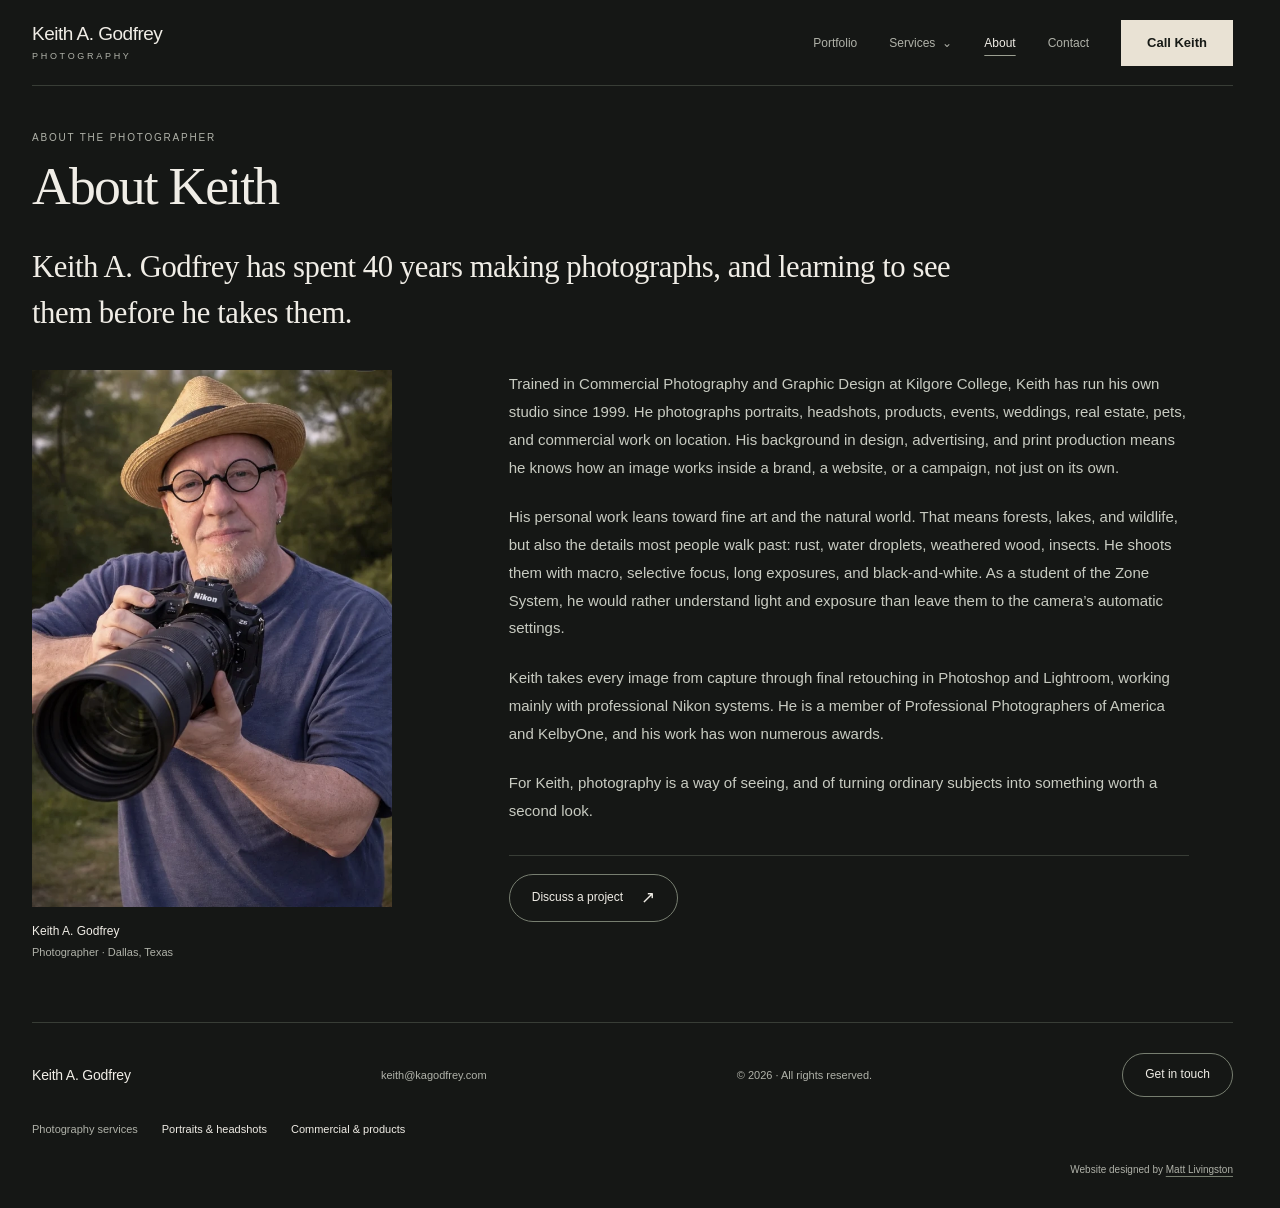
<file: about/index.html>
<!doctype html>
<html lang="en">
<head>
  <meta charset="utf-8">
  <meta name="viewport" content="width=device-width, initial-scale=1">
  <meta name="theme-color" content="#151715">
  <title>About Keith A. Godfrey | Photographer</title>
  <meta name="description" content="Meet Keith A. Godfrey, a Dallas photographer with 40 years of experience in photography, design, and image finishing.">
  <meta name="author" content="Keith A. Godfrey">
  <meta name="robots" content="index, follow, max-image-preview:large">
  <link rel="canonical" href="https://kagodfrey.com/about/">
  <meta property="og:type" content="website">
  <meta property="og:site_name" content="Keith A. Godfrey Photography">
  <meta property="og:locale" content="en_US">
  <meta property="og:url" content="https://kagodfrey.com/about/">
  <meta property="og:title" content="Keith Godfrey | Professional Photography">
  <meta property="og:description" content="Explore the photography and portfolio of Keith Godfrey.">
  <meta property="og:image" content="https://kagodfrey.com/og-image.png">
  <meta property="og:image:secure_url" content="https://kagodfrey.com/og-image.png">
  <meta property="og:image:type" content="image/png">
  <meta property="og:image:width" content="1200">
  <meta property="og:image:height" content="630">
  <meta property="og:image:alt" content="Keith Godfrey Photography — Keith holding his Nikon camera alongside portrait, event, commercial, and fine art photography services and KAGodfrey.com">
  <meta name="twitter:card" content="summary_large_image">
  <meta name="twitter:title" content="Keith Godfrey | Professional Photography">
  <meta name="twitter:description" content="Explore the photography and portfolio of Keith Godfrey.">
  <meta name="twitter:image" content="https://kagodfrey.com/og-image.png">
  <meta name="twitter:image:alt" content="Keith Godfrey Photography — Keith holding his Nikon camera alongside portrait, event, commercial, and fine art photography services and KAGodfrey.com">
  <link rel="icon" href="../favicon.svg" type="image/svg+xml">
  <link rel="stylesheet" href="../styles.css?v=21">
  <script src="../script.js?v=12" defer></script>

  <script type="application/ld+json">
{
  "@context": "https://schema.org",
  "@graph": [
    {
      "@type": "AboutPage",
      "@id": "https://kagodfrey.com/about/#webpage",
      "url": "https://kagodfrey.com/about/",
      "name": "About Keith A. Godfrey | Photographer",
      "description": "Meet Keith A. Godfrey, a Dallas photographer with 40 years of experience in photography, design, and image finishing.",
      "inLanguage": "en-US",
      "isPartOf": {
        "@id": "https://kagodfrey.com/#website"
      },
      "mainEntity": {
        "@id": "https://kagodfrey.com/#keith-godfrey"
      },
      "primaryImageOfPage": {
        "@type": "ImageObject",
        "url": "https://kagodfrey.com/og-image.png",
        "width": 1200,
        "height": 630,
        "caption": "Keith Godfrey Photography \u2014 Keith holding his Nikon camera alongside portrait, event, commercial, and fine art photography services and KAGodfrey.com"
      }
    },
    {
      "@type": "Person",
      "@id": "https://kagodfrey.com/#keith-godfrey",
      "name": "Keith A. Godfrey",
      "url": "https://kagodfrey.com/",
      "telephone": "+1-405-207-3636",
      "email": "keith@kagodfrey.com",
      "image": "https://kagodfrey.com/webp/keith-godfrey-dallas-photographer-camera-portrait.webp"
    }
  ]
}
  </script>
</head>
<body>
<a class="skip-link" href="#main">Skip to content</a><header class="site-header" id="top"><a class="brand" href="../" aria-label="Keith A. Godfrey home">Keith A. Godfrey<span>Photography</span></a><nav aria-label="Main navigation"><a href="../">Portfolio</a><details class="services-menu"><summary>Services <span aria-hidden="true">⌄</span></summary><div class="services-dropdown"><a href="../portrait-headshot-photography/">Portraits &amp; headshots</a><a href="../commercial-product-photography/">Commercial &amp; products</a></div></details><a href="../about/" aria-current="page">About</a><a href="../contact/">Contact</a></nav><a class="call-button header-call" href="tel:+14052073636" aria-label="Call Keith at (405) 207-3636">Call Keith</a></header><main class="content-page about-page wrap" id="main" tabindex="-1">
  <p class="eyebrow">About the photographer</p>
  <h1>About Keith</h1>
  <p class="about-intro">Keith A. Godfrey has spent 40 years making photographs, and learning to see them before he takes them.</p>
  <div class="about-layout">
    <figure class="about-identity">
      <img class="about-portrait" src="../webp/previews/keith-godfrey-dallas-photographer-camera-portrait-640.webp" alt="Keith Godfrey holding his camera outdoors" width="1320" height="1967" srcset="../webp/previews/keith-godfrey-dallas-photographer-camera-portrait-640.webp 640w, ../webp/previews/keith-godfrey-dallas-photographer-camera-portrait-960.webp 960w, ../webp/keith-godfrey-dallas-photographer-camera-portrait.webp 1320w" sizes="(max-width: 600px) 260px, 360px">
      <figcaption>Keith A. Godfrey <span>Photographer · Dallas, Texas</span></figcaption>
    </figure>
    <div class="prose">
        <p>Trained in Commercial Photography and Graphic Design at Kilgore College, Keith has run his own studio since 1999. He photographs portraits, headshots, products, events, weddings, real estate, pets, and commercial work on location. His background in design, advertising, and print production means he knows how an image works inside a brand, a website, or a campaign, not just on its own.</p>
        <p>His personal work leans toward fine art and the natural world. That means forests, lakes, and wildlife, but also the details most people walk past: rust, water droplets, weathered wood, insects. He shoots them with macro, selective focus, long exposures, and black-and-white. As a student of the Zone System, he would rather understand light and exposure than leave them to the camera’s automatic settings.</p>
        <p>Keith takes every image from capture through final retouching in Photoshop and Lightroom, working mainly with professional Nikon systems. He is a member of Professional Photographers of America and KelbyOne, and his work has won numerous awards.</p>
        <p>For Keith, photography is a way of seeing, and of turning ordinary subjects into something worth a second look.</p>
      <div class="about-contact"><a class="pill-link" href="../contact/">Discuss a project <span aria-hidden="true">↗</span></a></div>
    </div>
  </div>
</main><footer class="wrap"><a href="../" class="footer-name">Keith A. Godfrey</a><a class="footer-email" href="mailto:keith@kagodfrey.com">keith@kagodfrey.com</a><p>© <span id="year">2026</span> · All rights reserved.</p><a class="pill-link footer-contact" href="../contact/">Get in touch</a><div class="footer-services"><span>Photography services</span><a href="../portrait-headshot-photography/">Portraits &amp; headshots</a><a href="../commercial-product-photography/">Commercial &amp; products</a></div><p class="design-credit">Website designed by <a href="https://ManicWebmaster.com">Matt Livingston</a></p></footer><a class="call-button mobile-call" href="tel:+14052073636">Call Keith · (405) 207-3636</a>
</body>
</html>
</file>
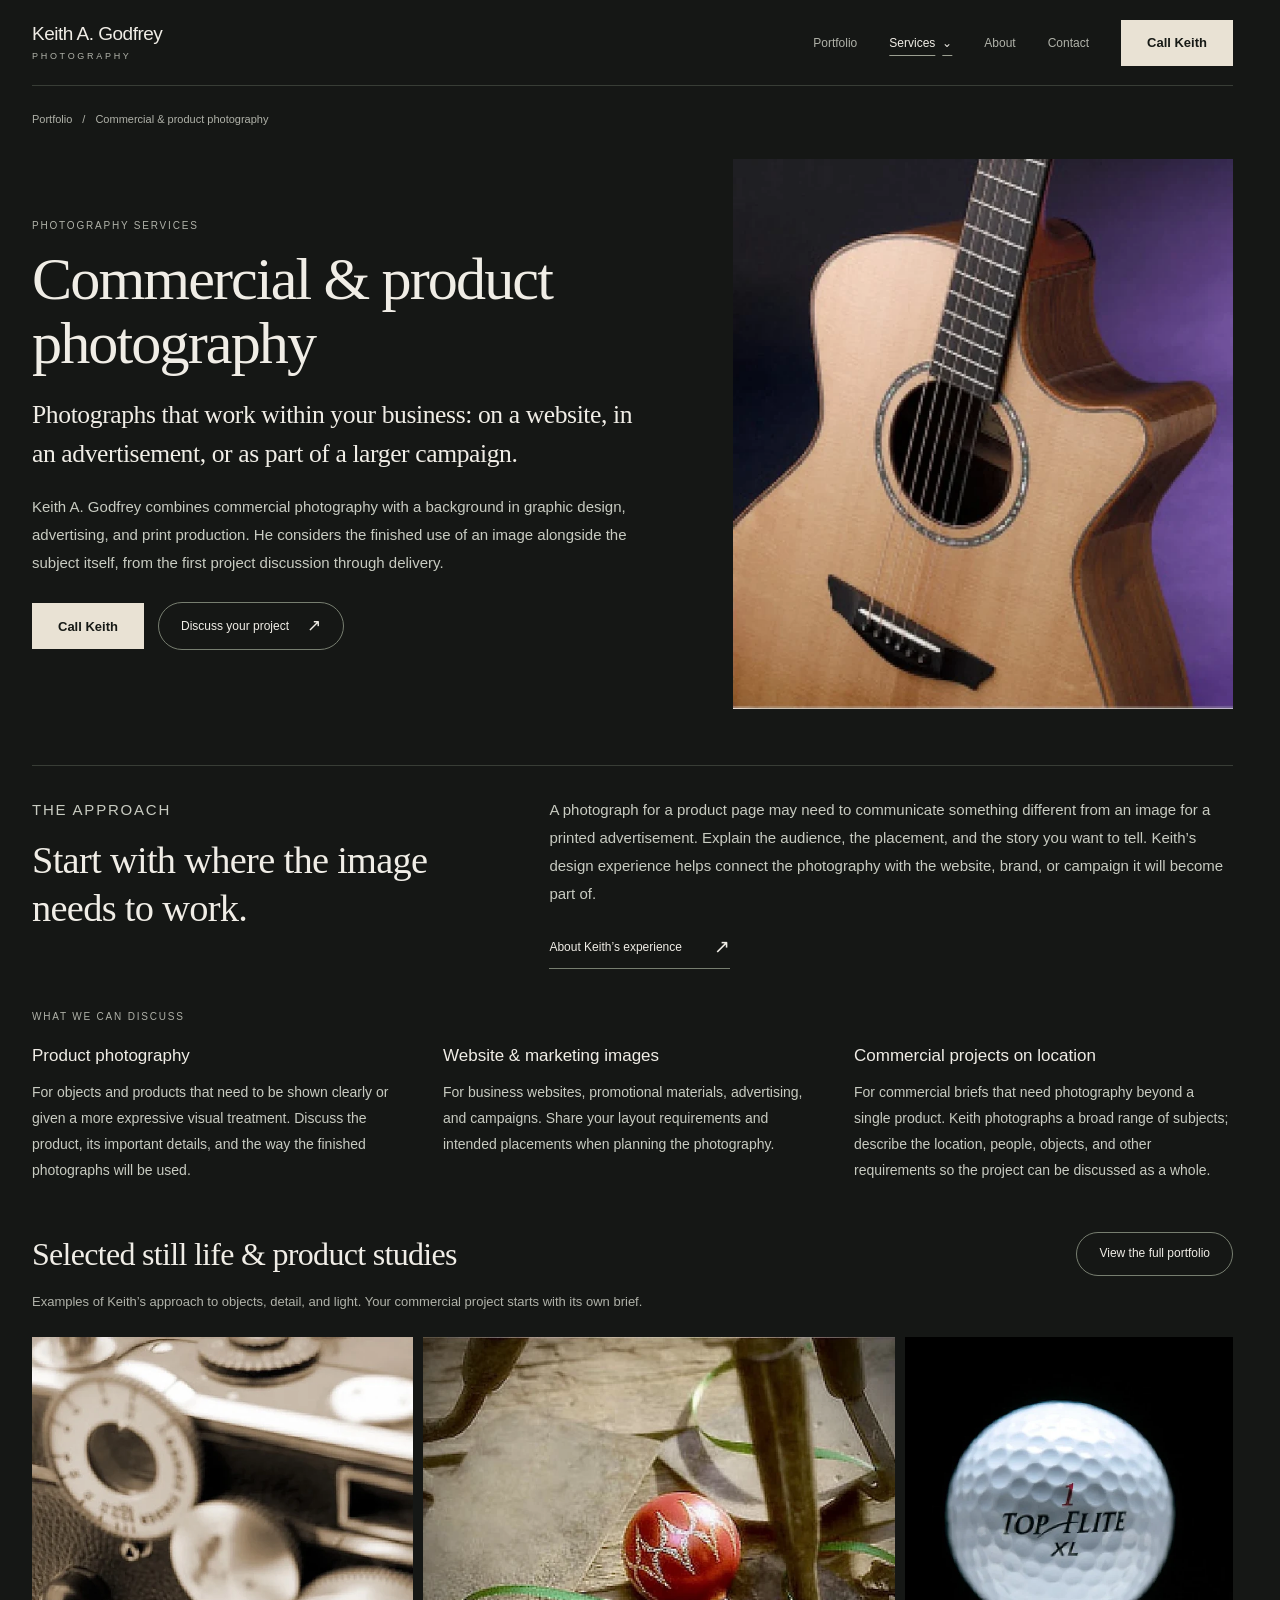
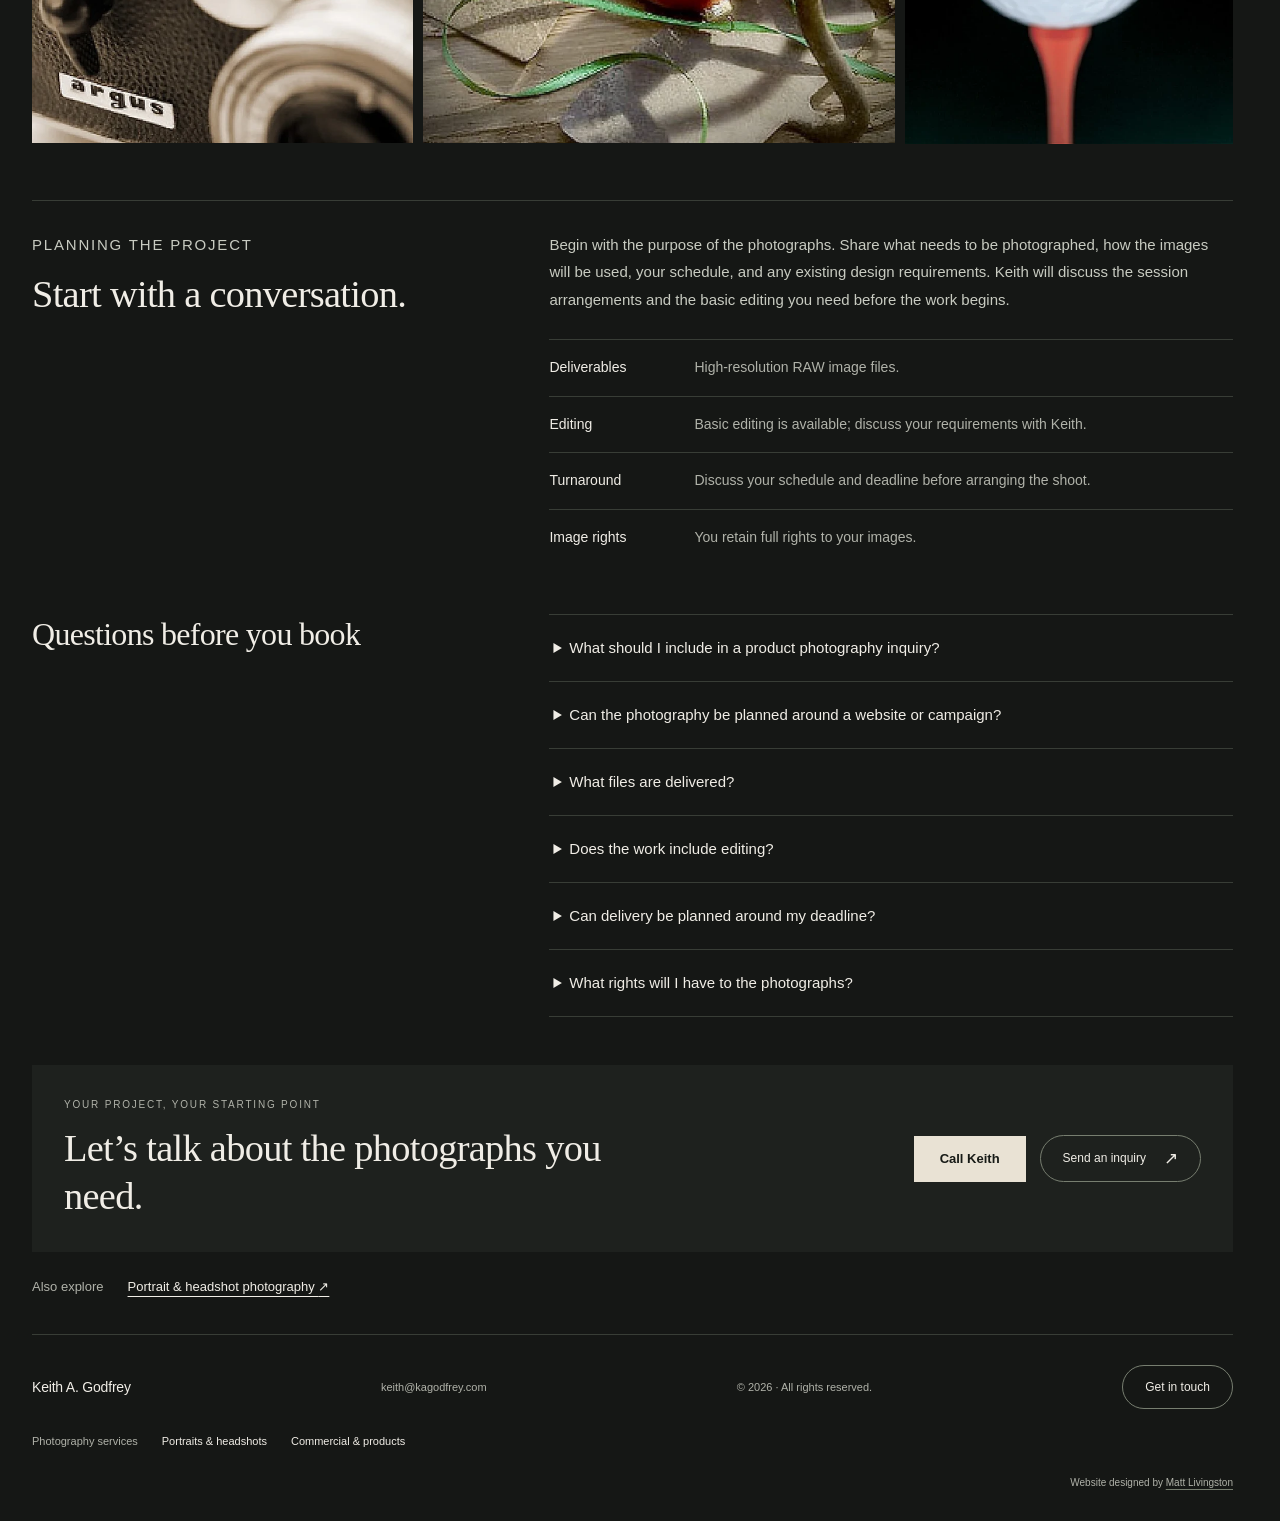
<file: commercial-product-photography/index.html>
<!doctype html>
<html lang="en">
<head>
  <meta charset="utf-8">
  <meta name="viewport" content="width=device-width, initial-scale=1">
  <meta name="theme-color" content="#151715">
  <title>Commercial &amp; Product Photography | Keith A. Godfrey</title>
  <meta name="description" content="Commercial and product photography by Keith A. Godfrey for websites, advertising, and marketing. High-resolution RAW files, basic editing, and full image rights.">
  <meta name="author" content="Keith A. Godfrey">
  <meta name="robots" content="index, follow, max-image-preview:large">
  <link rel="canonical" href="https://kagodfrey.com/commercial-product-photography/">
  <meta property="og:type" content="website">
  <meta property="og:site_name" content="Keith A. Godfrey Photography">
  <meta property="og:locale" content="en_US">
  <meta property="og:url" content="https://kagodfrey.com/commercial-product-photography/">
  <meta property="og:title" content="Keith Godfrey | Professional Photography">
  <meta property="og:description" content="Explore the photography and portfolio of Keith Godfrey.">
  <meta property="og:image" content="https://kagodfrey.com/og-image.png">
  <meta property="og:image:secure_url" content="https://kagodfrey.com/og-image.png">
  <meta property="og:image:type" content="image/png">
  <meta property="og:image:width" content="1200">
  <meta property="og:image:height" content="630">
  <meta property="og:image:alt" content="Keith Godfrey Photography — Keith holding his Nikon camera alongside portrait, event, commercial, and fine art photography services and KAGodfrey.com">
  <meta name="twitter:card" content="summary_large_image">
  <meta name="twitter:title" content="Keith Godfrey | Professional Photography">
  <meta name="twitter:description" content="Explore the photography and portfolio of Keith Godfrey.">
  <meta name="twitter:image" content="https://kagodfrey.com/og-image.png">
  <meta name="twitter:image:alt" content="Keith Godfrey Photography — Keith holding his Nikon camera alongside portrait, event, commercial, and fine art photography services and KAGodfrey.com">
  <link rel="icon" href="../favicon.svg" type="image/svg+xml">
  <link rel="stylesheet" href="../styles.css?v=21">
  <script src="../script.js?v=12" defer></script>

  <script type="application/ld+json">
{
  "@context": "https://schema.org",
  "@graph": [
    {
      "@type": "WebPage",
      "@id": "https://kagodfrey.com/commercial-product-photography/#webpage",
      "url": "https://kagodfrey.com/commercial-product-photography/",
      "name": "Commercial & Product Photography | Keith A. Godfrey",
      "description": "Commercial and product photography by Keith A. Godfrey for websites, advertising, and marketing. High-resolution RAW files, basic editing, and full image rights.",
      "inLanguage": "en-US",
      "isPartOf": {
        "@id": "https://kagodfrey.com/#website"
      },
      "mainEntity": {
        "@id": "https://kagodfrey.com/commercial-product-photography/#service"
      },
      "breadcrumb": {
        "@id": "https://kagodfrey.com/commercial-product-photography/#breadcrumb"
      },
      "primaryImageOfPage": {
        "@type": "ImageObject",
        "url": "https://kagodfrey.com/og-image.png",
        "width": 1200,
        "height": 630
      }
    },
    {
      "@type": "Service",
      "@id": "https://kagodfrey.com/commercial-product-photography/#service",
      "name": "Commercial & product photography",
      "serviceType": "Commercial & product photography",
      "url": "https://kagodfrey.com/commercial-product-photography/",
      "description": "Commercial and product photography by Keith A. Godfrey for websites, advertising, and marketing. High-resolution RAW files, basic editing, and full image rights.",
      "provider": {
        "@id": "https://kagodfrey.com/#keith-godfrey"
      }
    },
    {
      "@type": "Person",
      "@id": "https://kagodfrey.com/#keith-godfrey",
      "name": "Keith A. Godfrey",
      "url": "https://kagodfrey.com/",
      "telephone": "+1-405-207-3636",
      "email": "keith@kagodfrey.com"
    },
    {
      "@type": "BreadcrumbList",
      "@id": "https://kagodfrey.com/commercial-product-photography/#breadcrumb",
      "itemListElement": [
        {
          "@type": "ListItem",
          "position": 1,
          "name": "Portfolio",
          "item": "https://kagodfrey.com/"
        },
        {
          "@type": "ListItem",
          "position": 2,
          "name": "Commercial & product photography",
          "item": "https://kagodfrey.com/commercial-product-photography/"
        }
      ]
    }
  ]
}
  </script>
</head>
<body>
<a class="skip-link" href="#main">Skip to content</a><header class="site-header" id="top"><a class="brand" href="../" aria-label="Keith A. Godfrey home">Keith A. Godfrey<span>Photography</span></a><nav aria-label="Main navigation"><a href="../">Portfolio</a><details class="services-menu is-current"><summary>Services <span aria-hidden="true">⌄</span></summary><div class="services-dropdown"><a href="../portrait-headshot-photography/">Portraits &amp; headshots</a><a href="../commercial-product-photography/" aria-current="page">Commercial &amp; products</a></div></details><a href="../about/">About</a><a href="../contact/">Contact</a></nav><a class="call-button header-call" href="tel:+14052073636" aria-label="Call Keith at (405) 207-3636">Call Keith</a></header><main class="service-page wrap" id="main" tabindex="-1">
  <nav class="breadcrumbs" aria-label="Breadcrumb"><a href="../">Portfolio</a><span aria-hidden="true">/</span><span aria-current="page">Commercial &amp; product photography</span></nav>
  <section class="service-hero" aria-labelledby="page-title">
    <div class="service-hero-copy"><p class="eyebrow">Photography services</p><h1 id="page-title">Commercial &amp; product photography</h1><p class="service-lead">Photographs that work within your business: on a website, in an advertisement, or as part of a larger campaign.</p><p class="service-intro">Keith A. Godfrey combines commercial photography with a background in graphic design, advertising, and print production. He considers the finished use of an image alongside the subject itself, from the first project discussion through delivery.</p><div class="service-actions"><a class="call-button" href="tel:+14052073636">Call Keith</a><a class="pill-link" href="../contact/#message-title">Discuss your project <span aria-hidden="true">↗</span></a></div></div>
    <div class="service-hero-image"><figure class="photograph"><a class="image-link" href="../webp/keith-godfrey-acoustic-guitar-still-life.webp" data-photo aria-label="View photograph: Acoustic guitar"><img src="../webp/previews/keith-godfrey-acoustic-guitar-still-life-640.webp" alt="Acoustic guitar" width="1284" height="1414" fetchpriority="high" srcset="../webp/previews/keith-godfrey-acoustic-guitar-still-life-640.webp 640w, ../webp/previews/keith-godfrey-acoustic-guitar-still-life-960.webp 960w, ../webp/keith-godfrey-acoustic-guitar-still-life.webp 1284w" sizes="(max-width: 600px) 90vw, 40vw" decoding="async"><span class="image-action">View photograph</span></a></figure></div>
  </section>
  <section class="service-overview" aria-labelledby="approach-title"><div><p class="eyebrow">The approach</p><h2 id="approach-title">Start with where the image needs to work.</h2></div><div><p>A photograph for a product page may need to communicate something different from an image for a printed advertisement. Explain the audience, the placement, and the story you want to tell. Keith’s design experience helps connect the photography with the website, brand, or campaign it will become part of.</p><a class="line-link" href="../about/">About Keith’s experience <span aria-hidden="true">↗</span></a></div></section>
  <section class="service-uses" aria-labelledby="services-title"><h2 class="eyebrow" id="services-title">What we can discuss</h2><div class="service-uses-grid"><div><h3>Product photography</h3><p>For objects and products that need to be shown clearly or given a more expressive visual treatment. Discuss the product, its important details, and the way the finished photographs will be used.</p></div><div><h3>Website & marketing images</h3><p>For business websites, promotional materials, advertising, and campaigns. Share your layout requirements and intended placements when planning the photography.</p></div><div><h3>Commercial projects on location</h3><p>For commercial briefs that need photography beyond a single product. Keith photographs a broad range of subjects; describe the location, people, objects, and other requirements so the project can be discussed as a whole.</p></div></div></section>
  <section class="service-work" aria-labelledby="work-title"><div class="service-section-heading"><h2 id="work-title">Selected still life & product studies</h2><a class="pill-link" href="../#gallery">View the full portfolio</a></div><p class="service-work-note">Examples of Keith’s approach to objects, detail, and light. Your commercial project starts with its own brief.</p><div class="service-work-grid" style="grid-template-columns:minmax(0,0.9385965fr) minmax(0,1.1609403fr) minmax(0,0.8075472fr)"><figure class="photograph"><a class="image-link" href="../webp/keith-godfrey-vintage-camera-detail.webp" data-photo aria-label="View photograph: Vintage camera detail"><img src="../webp/previews/keith-godfrey-vintage-camera-detail-640.webp" alt="Vintage camera detail" width="1284" height="1368" loading="lazy" srcset="../webp/previews/keith-godfrey-vintage-camera-detail-640.webp 640w, ../webp/previews/keith-godfrey-vintage-camera-detail-960.webp 960w, ../webp/keith-godfrey-vintage-camera-detail.webp 1284w" sizes="(max-width: 600px) 90vw, 40vw" decoding="async"><span class="image-action">View photograph</span></a></figure><figure class="photograph"><a class="image-link" href="../webp/keith-godfrey-red-ornament-green-ribbon.webp" data-photo aria-label="View photograph: Red ornament and green ribbon"><img src="../webp/previews/keith-godfrey-red-ornament-green-ribbon-640.webp" alt="Red ornament and green ribbon" width="1284" height="1106" loading="lazy" srcset="../webp/previews/keith-godfrey-red-ornament-green-ribbon-640.webp 640w, ../webp/previews/keith-godfrey-red-ornament-green-ribbon-960.webp 960w, ../webp/keith-godfrey-red-ornament-green-ribbon.webp 1284w" sizes="(max-width: 600px) 90vw, 40vw" decoding="async"><span class="image-action">View photograph</span></a></figure><figure class="photograph"><a class="image-link" href="../webp/keith-godfrey-golf-ball-tee-close-up.webp" data-photo aria-label="View photograph: Golf ball on a tee"><img src="../webp/previews/keith-godfrey-golf-ball-tee-close-up-640.webp" alt="Golf ball on a tee" width="1284" height="1590" loading="lazy" srcset="../webp/previews/keith-godfrey-golf-ball-tee-close-up-640.webp 640w, ../webp/previews/keith-godfrey-golf-ball-tee-close-up-960.webp 960w, ../webp/keith-godfrey-golf-ball-tee-close-up.webp 1284w" sizes="(max-width: 600px) 90vw, 40vw" decoding="async"><span class="image-action">View photograph</span></a></figure></div></section>
  <section class="service-planning" aria-labelledby="planning-title"><div><p class="eyebrow">Planning the project</p><h2 id="planning-title">Start with a conversation.</h2></div><div><p>Begin with the purpose of the photographs. Share what needs to be photographed, how the images will be used, your schedule, and any existing design requirements. Keith will discuss the session arrangements and the basic editing you need before the work begins.</p><dl class="service-delivery"><div><dt>Deliverables</dt><dd>High-resolution RAW image files.</dd></div><div><dt>Editing</dt><dd>Basic editing is available; discuss your requirements with Keith.</dd></div><div><dt>Turnaround</dt><dd>Discuss your schedule and deadline before arranging the shoot.</dd></div><div><dt>Image rights</dt><dd>You retain full rights to your images.</dd></div></dl></div></section>
  <section class="service-questions" aria-labelledby="questions-title"><h2 id="questions-title">Questions before you book</h2><div><details class="service-faq"><summary>What should I include in a product photography inquiry?</summary><p>Describe the products or subjects, how many images or views you have in mind, the intended use, and your schedule. Include any layout or brand requirements that will affect the photographs.</p></details><details class="service-faq"><summary>Can the photography be planned around a website or campaign?</summary><p>Yes. Keith’s background includes graphic design, advertising, and print production. Discuss the planned placements so the photography can be considered within the wider project.</p></details><details class="service-faq"><summary>What files are delivered?</summary><p>Deliverables are high-resolution RAW image files. Discuss any additional format or size requirements for your website, advertisement, or print production before arranging the shoot.</p></details><details class="service-faq"><summary>Does the work include editing?</summary><p>Basic editing is available. Explain the finishing you need during the project discussion.</p></details><details class="service-faq"><summary>Can delivery be planned around my deadline?</summary><p>Turnaround depends on your schedule and the project. Give Keith your deadline at the start so the timing can be discussed along with the photography arrangements.</p></details><details class="service-faq"><summary>What rights will I have to the photographs?</summary><p>You retain full rights to your images.</p></details></div></section>
  <section class="service-cta" aria-labelledby="cta-title"><div><p class="eyebrow">Your project, your starting point</p><h2 id="cta-title">Let’s talk about the photographs you need.</h2></div><div class="service-actions"><a class="call-button" href="tel:+14052073636">Call Keith</a><a class="pill-link" href="../contact/#message-title">Send an inquiry <span aria-hidden="true">↗</span></a></div></section>
  <div class="service-related"><span>Also explore</span><a href="../portrait-headshot-photography/">Portrait &amp; headshot photography <span aria-hidden="true">↗</span></a></div>
</main><footer class="wrap"><a href="../" class="footer-name">Keith A. Godfrey</a><a class="footer-email" href="mailto:keith@kagodfrey.com">keith@kagodfrey.com</a><p>© <span id="year">2026</span> · All rights reserved.</p><a class="pill-link footer-contact" href="../contact/">Get in touch</a><div class="footer-services"><span>Photography services</span><a href="../portrait-headshot-photography/">Portraits &amp; headshots</a><a href="../commercial-product-photography/">Commercial &amp; products</a></div><p class="design-credit">Website designed by <a href="https://ManicWebmaster.com">Matt Livingston</a></p></footer><a class="call-button mobile-call" href="tel:+14052073636">Call Keith · (405) 207-3636</a><dialog class="lightbox" aria-label="Photograph viewer"><div class="viewer-top"><span>Keith A Godfrey / Photography</span><button type="button" class="viewer-close">Close <span aria-hidden="true">×</span></button></div><button type="button" class="viewer-prev" aria-label="Previous photograph">←</button><div class="viewer-content"><img class="viewer-image" alt=""><div class="viewer-caption"><p class="viewer-label" aria-live="polite"></p><span class="viewer-counter"></span></div></div><button type="button" class="viewer-next" aria-label="Next photograph">→</button><p class="viewer-help">Swipe or use arrow keys to explore · Esc to close</p></dialog>
</body>
</html>
</file>
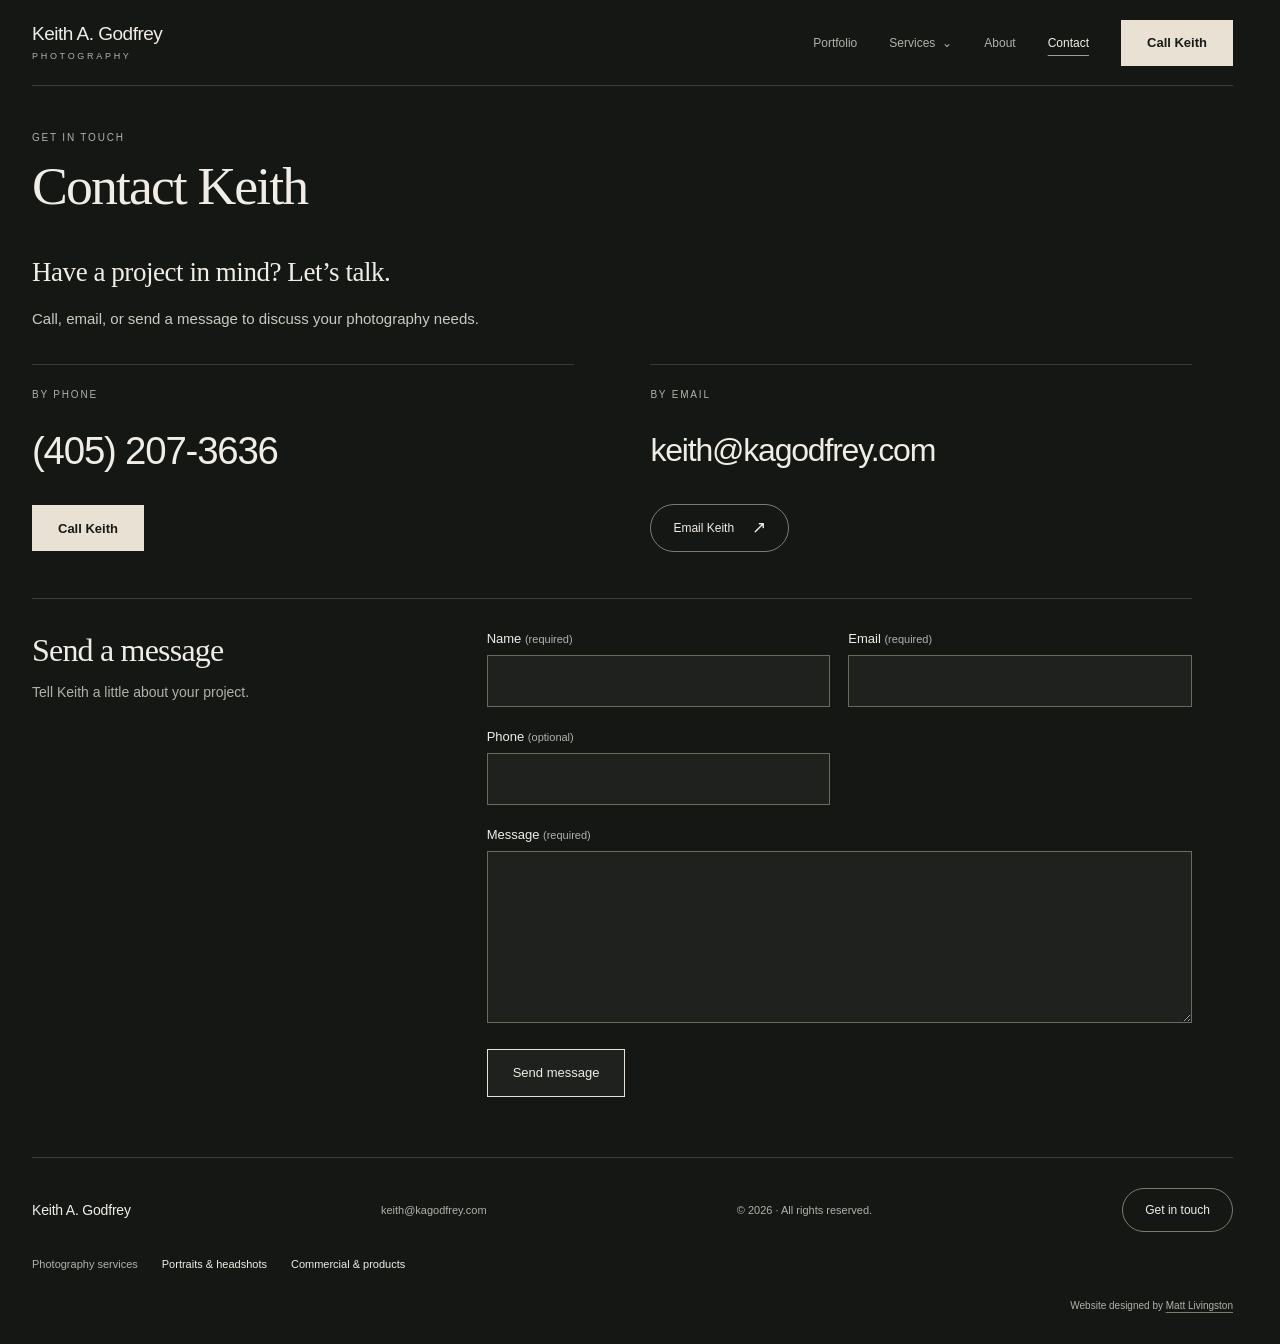
<file: contact/index.html>
<!doctype html>
<html lang="en">
<head>
  <meta charset="utf-8">
  <meta name="viewport" content="width=device-width, initial-scale=1">
  <meta name="theme-color" content="#151715">
  <title>Contact Keith A. Godfrey | Photography</title>
  <meta name="description" content="Call Keith A. Godfrey at (405) 207-3636 or email keith@kagodfrey.com to discuss a photography project.">
  <meta name="author" content="Keith A. Godfrey">
  <meta name="robots" content="index, follow, max-image-preview:large">
  <link rel="canonical" href="https://kagodfrey.com/contact/">
  <meta property="og:type" content="website">
  <meta property="og:site_name" content="Keith A. Godfrey Photography">
  <meta property="og:locale" content="en_US">
  <meta property="og:url" content="https://kagodfrey.com/contact/">
  <meta property="og:title" content="Keith Godfrey | Professional Photography">
  <meta property="og:description" content="Explore the photography and portfolio of Keith Godfrey.">
  <meta property="og:image" content="https://kagodfrey.com/og-image.png">
  <meta property="og:image:secure_url" content="https://kagodfrey.com/og-image.png">
  <meta property="og:image:type" content="image/png">
  <meta property="og:image:width" content="1200">
  <meta property="og:image:height" content="630">
  <meta property="og:image:alt" content="Keith Godfrey Photography — Keith holding his Nikon camera alongside portrait, event, commercial, and fine art photography services and KAGodfrey.com">
  <meta name="twitter:card" content="summary_large_image">
  <meta name="twitter:title" content="Keith Godfrey | Professional Photography">
  <meta name="twitter:description" content="Explore the photography and portfolio of Keith Godfrey.">
  <meta name="twitter:image" content="https://kagodfrey.com/og-image.png">
  <meta name="twitter:image:alt" content="Keith Godfrey Photography — Keith holding his Nikon camera alongside portrait, event, commercial, and fine art photography services and KAGodfrey.com">
  <link rel="icon" href="../favicon.svg" type="image/svg+xml">
  <link rel="stylesheet" href="../styles.css?v=21">
  <script src="../script.js?v=12" defer></script>
  <script src="../contact-form.js?v=1" defer></script>

  <script type="application/ld+json">
{
  "@context": "https://schema.org",
  "@graph": [
    {
      "@type": "ContactPage",
      "@id": "https://kagodfrey.com/contact/#webpage",
      "url": "https://kagodfrey.com/contact/",
      "name": "Contact Keith A. Godfrey | Photography",
      "description": "Call Keith A. Godfrey at (405) 207-3636 or email keith@kagodfrey.com to discuss a photography project.",
      "inLanguage": "en-US",
      "isPartOf": {
        "@id": "https://kagodfrey.com/#website"
      },
      "mainEntity": {
        "@id": "https://kagodfrey.com/#keith-godfrey"
      },
      "primaryImageOfPage": {
        "@type": "ImageObject",
        "url": "https://kagodfrey.com/og-image.png",
        "width": 1200,
        "height": 630,
        "caption": "Keith Godfrey Photography \u2014 Keith holding his Nikon camera alongside portrait, event, commercial, and fine art photography services and KAGodfrey.com"
      }
    },
    {
      "@type": "Person",
      "@id": "https://kagodfrey.com/#keith-godfrey",
      "name": "Keith A. Godfrey",
      "url": "https://kagodfrey.com/",
      "telephone": "+1-405-207-3636",
      "email": "keith@kagodfrey.com",
      "image": "https://kagodfrey.com/webp/keith-godfrey-dallas-photographer-camera-portrait.webp"
    }
  ]
}
  </script>
</head>
<body>
<a class="skip-link" href="#main">Skip to content</a><header class="site-header" id="top"><a class="brand" href="../" aria-label="Keith A. Godfrey home">Keith A. Godfrey<span>Photography</span></a><nav aria-label="Main navigation"><a href="../">Portfolio</a><details class="services-menu"><summary>Services <span aria-hidden="true">⌄</span></summary><div class="services-dropdown"><a href="../portrait-headshot-photography/">Portraits &amp; headshots</a><a href="../commercial-product-photography/">Commercial &amp; products</a></div></details><a href="../about/">About</a><a href="../contact/" aria-current="page">Contact</a></nav><a class="call-button header-call" href="tel:+14052073636" aria-label="Call Keith at (405) 207-3636">Call Keith</a></header><main class="content-page contact-page wrap" id="main" tabindex="-1">
  <p class="eyebrow">Get in touch</p>
  <h1>Contact Keith</h1>
  <div class="contact-intro prose">
    <p class="lead">Have a project in mind? Let’s talk.</p>
    <p>Call, email, or send a message to discuss your photography needs.</p>
  </div>
  <div class="contact-layout">
    <section class="contact-method" aria-labelledby="phone-title">
      <h2 class="eyebrow" id="phone-title">By phone</h2>
      <a class="contact-number" href="tel:+14052073636">(405) 207-3636</a>
      <a class="call-button" href="tel:+14052073636">Call Keith</a>
    </section>
    <section class="contact-method" aria-labelledby="email-title">
      <h2 class="eyebrow" id="email-title">By email</h2>
      <a class="contact-email" href="mailto:keith@kagodfrey.com">keith@kagodfrey.com</a>
      <a class="pill-link" href="mailto:keith@kagodfrey.com">Email Keith <span aria-hidden="true">↗</span></a>
    </section>
  </div>

  <section class="contact-form-section" aria-labelledby="message-title">
    <div class="form-intro"><h2 id="message-title">Send a message</h2><p>Tell Keith a little about your project.</p></div>
    <form id="form" action="https://api.web3forms.com/submit" method="POST">
      <input type="hidden" name="access_key" value="b6191d63-582c-45a4-ba96-5a6387eca2f0">
      <input type="hidden" name="subject" value="Photography inquiry from KAGodfrey.com">
      <div hidden><input type="checkbox" name="botcheck" tabindex="-1" autocomplete="off" aria-hidden="true"></div>
      <fieldset class="form-fields">
        <legend class="visually-hidden">Your contact information and message</legend>
        <div class="form-grid">
          <div class="form-field"><label for="name">Name <span>(required)</span></label><input id="name" name="name" type="text" autocomplete="name" maxlength="120" required></div>
          <div class="form-field"><label for="email">Email <span>(required)</span></label><input id="email" name="email" type="email" autocomplete="email" maxlength="254" required></div>
          <div class="form-field"><label for="phone">Phone <span>(optional)</span></label><input id="phone" name="phone" type="tel" autocomplete="tel" maxlength="40"></div>
          <div class="form-field form-field-wide"><label for="message">Message <span>(required)</span></label><textarea id="message" name="message" rows="6" maxlength="8000" required></textarea></div>
        </div>
        <button class="form-submit" type="submit">Send message</button>
      </fieldset>
      <p class="form-status" id="form-status" role="status" aria-live="polite" aria-atomic="true" tabindex="-1"></p>
    </form>
  </section>
</main><footer class="wrap"><a href="../" class="footer-name">Keith A. Godfrey</a><a class="footer-email" href="mailto:keith@kagodfrey.com">keith@kagodfrey.com</a><p>© <span id="year">2026</span> · All rights reserved.</p><a class="pill-link footer-contact" href="../contact/">Get in touch</a><div class="footer-services"><span>Photography services</span><a href="../portrait-headshot-photography/">Portraits &amp; headshots</a><a href="../commercial-product-photography/">Commercial &amp; products</a></div><p class="design-credit">Website designed by <a href="https://ManicWebmaster.com">Matt Livingston</a></p></footer><a class="call-button mobile-call" href="tel:+14052073636">Call Keith · (405) 207-3636</a>
</body>
</html>
</file>
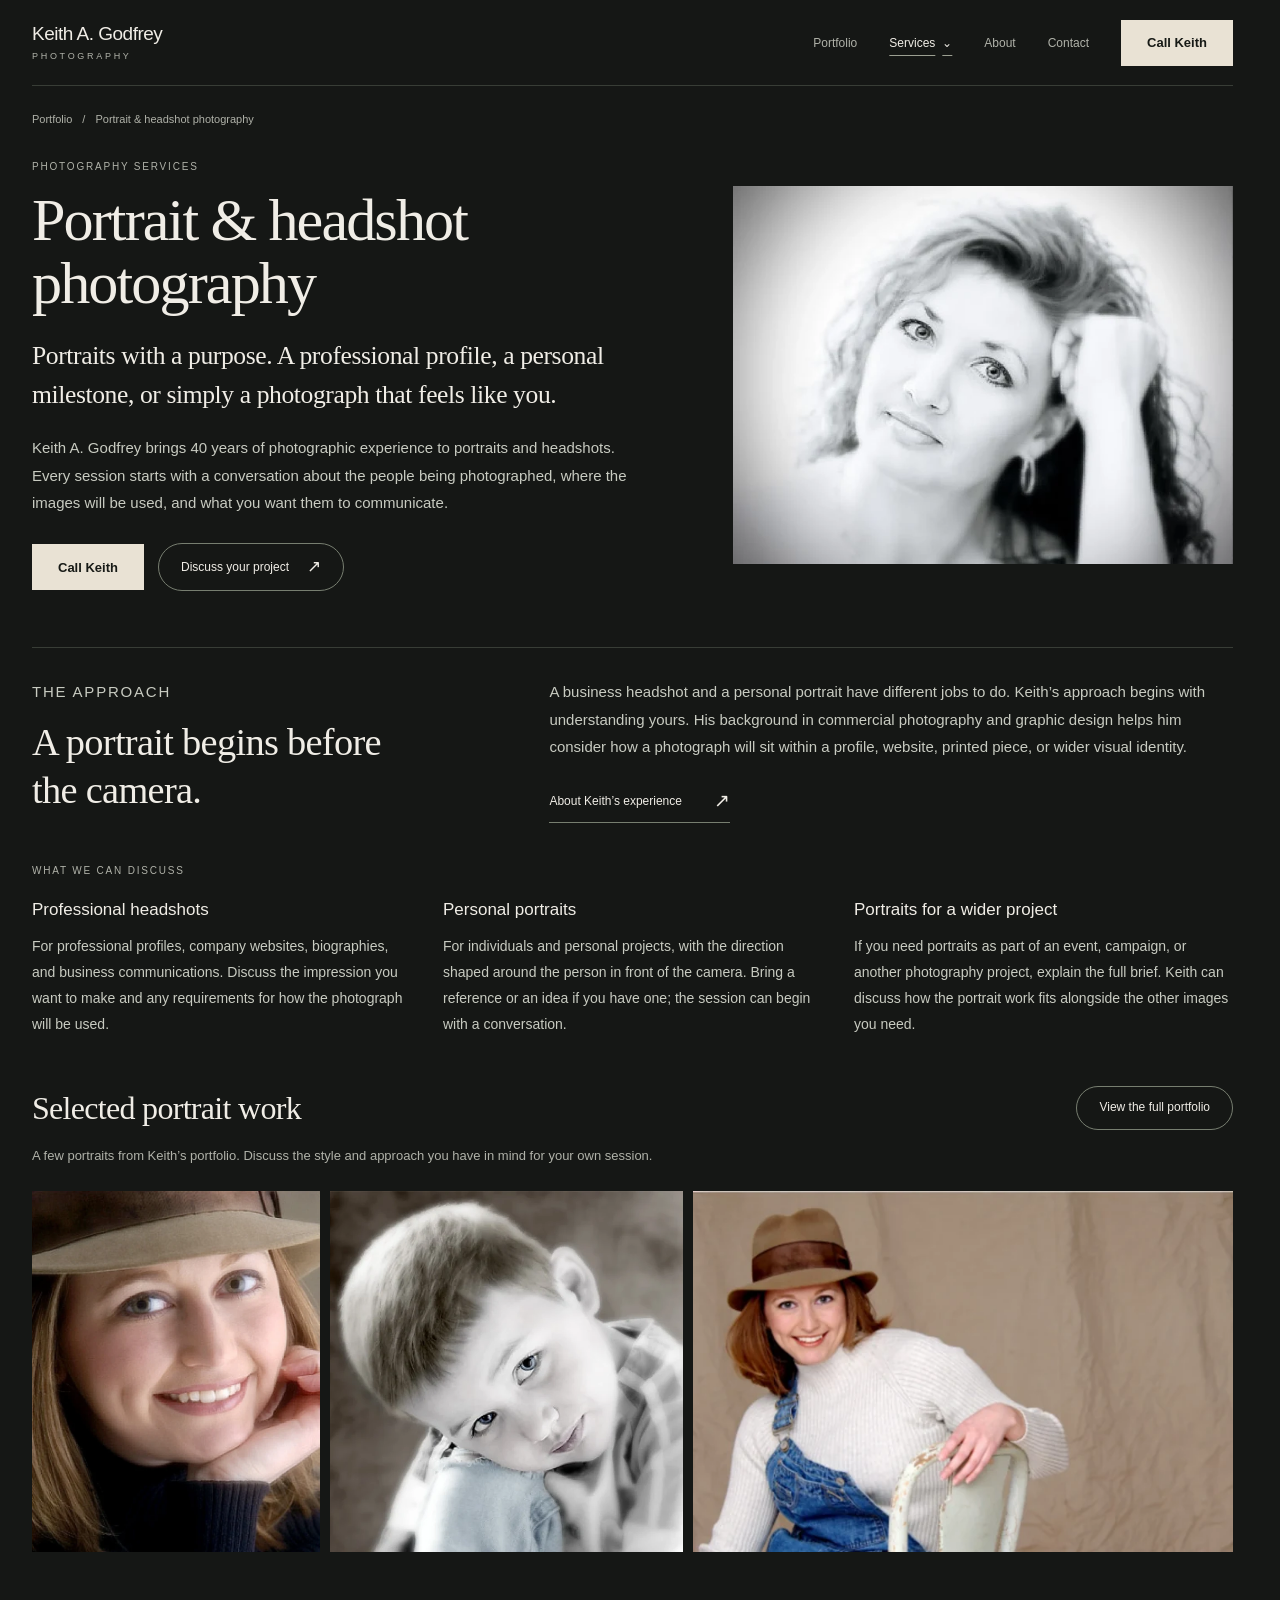
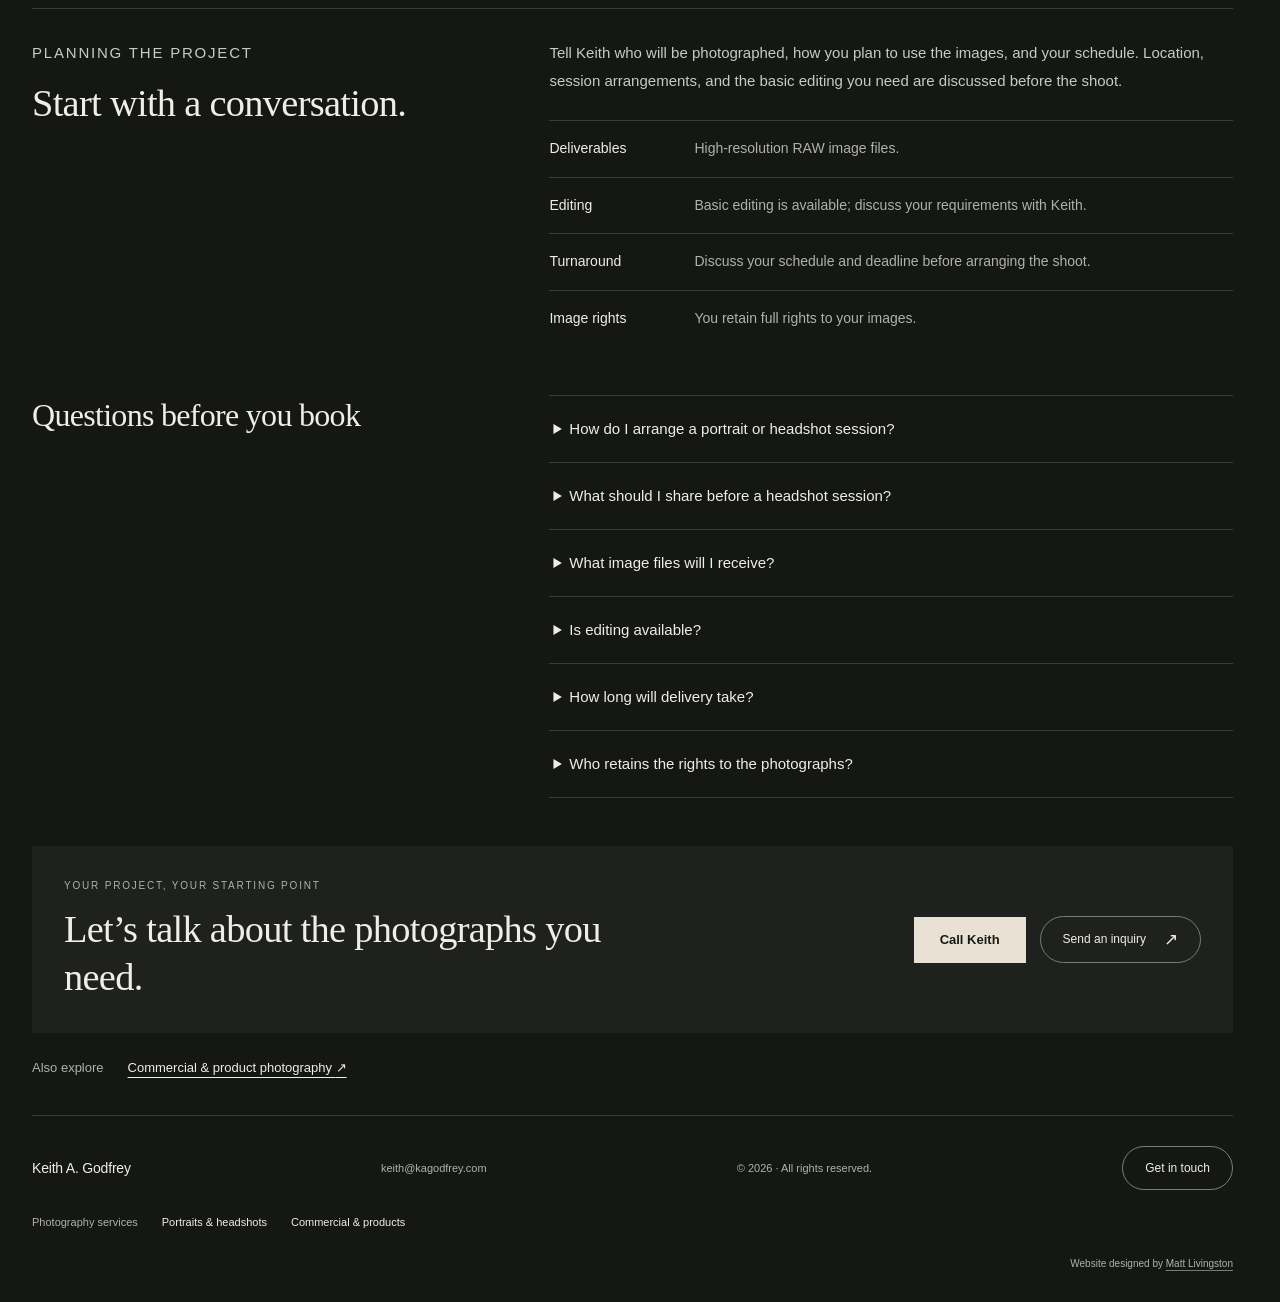
<file: portrait-headshot-photography/index.html>
<!doctype html>
<html lang="en">
<head>
  <meta charset="utf-8">
  <meta name="viewport" content="width=device-width, initial-scale=1">
  <meta name="theme-color" content="#151715">
  <title>Portrait &amp; Headshot Photography | Keith A. Godfrey</title>
  <meta name="description" content="Portrait and headshot photography by Keith A. Godfrey. Discuss your session, schedule, high-resolution RAW images, basic editing, and full image rights.">
  <meta name="author" content="Keith A. Godfrey">
  <meta name="robots" content="index, follow, max-image-preview:large">
  <link rel="canonical" href="https://kagodfrey.com/portrait-headshot-photography/">
  <meta property="og:type" content="website">
  <meta property="og:site_name" content="Keith A. Godfrey Photography">
  <meta property="og:locale" content="en_US">
  <meta property="og:url" content="https://kagodfrey.com/portrait-headshot-photography/">
  <meta property="og:title" content="Keith Godfrey | Professional Photography">
  <meta property="og:description" content="Explore the photography and portfolio of Keith Godfrey.">
  <meta property="og:image" content="https://kagodfrey.com/og-image.png">
  <meta property="og:image:secure_url" content="https://kagodfrey.com/og-image.png">
  <meta property="og:image:type" content="image/png">
  <meta property="og:image:width" content="1200">
  <meta property="og:image:height" content="630">
  <meta property="og:image:alt" content="Keith Godfrey Photography — Keith holding his Nikon camera alongside portrait, event, commercial, and fine art photography services and KAGodfrey.com">
  <meta name="twitter:card" content="summary_large_image">
  <meta name="twitter:title" content="Keith Godfrey | Professional Photography">
  <meta name="twitter:description" content="Explore the photography and portfolio of Keith Godfrey.">
  <meta name="twitter:image" content="https://kagodfrey.com/og-image.png">
  <meta name="twitter:image:alt" content="Keith Godfrey Photography — Keith holding his Nikon camera alongside portrait, event, commercial, and fine art photography services and KAGodfrey.com">
  <link rel="icon" href="../favicon.svg" type="image/svg+xml">
  <link rel="stylesheet" href="../styles.css?v=21">
  <script src="../script.js?v=12" defer></script>

  <script type="application/ld+json">
{
  "@context": "https://schema.org",
  "@graph": [
    {
      "@type": "WebPage",
      "@id": "https://kagodfrey.com/portrait-headshot-photography/#webpage",
      "url": "https://kagodfrey.com/portrait-headshot-photography/",
      "name": "Portrait & Headshot Photography | Keith A. Godfrey",
      "description": "Portrait and headshot photography by Keith A. Godfrey. Discuss your session, schedule, high-resolution RAW images, basic editing, and full image rights.",
      "inLanguage": "en-US",
      "isPartOf": {
        "@id": "https://kagodfrey.com/#website"
      },
      "mainEntity": {
        "@id": "https://kagodfrey.com/portrait-headshot-photography/#service"
      },
      "breadcrumb": {
        "@id": "https://kagodfrey.com/portrait-headshot-photography/#breadcrumb"
      },
      "primaryImageOfPage": {
        "@type": "ImageObject",
        "url": "https://kagodfrey.com/og-image.png",
        "width": 1200,
        "height": 630
      }
    },
    {
      "@type": "Service",
      "@id": "https://kagodfrey.com/portrait-headshot-photography/#service",
      "name": "Portrait & headshot photography",
      "serviceType": "Portrait & headshot photography",
      "url": "https://kagodfrey.com/portrait-headshot-photography/",
      "description": "Portrait and headshot photography by Keith A. Godfrey. Discuss your session, schedule, high-resolution RAW images, basic editing, and full image rights.",
      "provider": {
        "@id": "https://kagodfrey.com/#keith-godfrey"
      }
    },
    {
      "@type": "Person",
      "@id": "https://kagodfrey.com/#keith-godfrey",
      "name": "Keith A. Godfrey",
      "url": "https://kagodfrey.com/",
      "telephone": "+1-405-207-3636",
      "email": "keith@kagodfrey.com"
    },
    {
      "@type": "BreadcrumbList",
      "@id": "https://kagodfrey.com/portrait-headshot-photography/#breadcrumb",
      "itemListElement": [
        {
          "@type": "ListItem",
          "position": 1,
          "name": "Portfolio",
          "item": "https://kagodfrey.com/"
        },
        {
          "@type": "ListItem",
          "position": 2,
          "name": "Portrait & headshot photography",
          "item": "https://kagodfrey.com/portrait-headshot-photography/"
        }
      ]
    }
  ]
}
  </script>
</head>
<body>
<a class="skip-link" href="#main">Skip to content</a><header class="site-header" id="top"><a class="brand" href="../" aria-label="Keith A. Godfrey home">Keith A. Godfrey<span>Photography</span></a><nav aria-label="Main navigation"><a href="../">Portfolio</a><details class="services-menu is-current"><summary>Services <span aria-hidden="true">⌄</span></summary><div class="services-dropdown"><a href="../portrait-headshot-photography/" aria-current="page">Portraits &amp; headshots</a><a href="../commercial-product-photography/">Commercial &amp; products</a></div></details><a href="../about/">About</a><a href="../contact/">Contact</a></nav><a class="call-button header-call" href="tel:+14052073636" aria-label="Call Keith at (405) 207-3636">Call Keith</a></header><main class="service-page wrap" id="main" tabindex="-1">
  <nav class="breadcrumbs" aria-label="Breadcrumb"><a href="../">Portfolio</a><span aria-hidden="true">/</span><span aria-current="page">Portrait &amp; headshot photography</span></nav>
  <section class="service-hero" aria-labelledby="page-title">
    <div class="service-hero-copy"><p class="eyebrow">Photography services</p><h1 id="page-title">Portrait &amp; headshot photography</h1><p class="service-lead">Portraits with a purpose. A professional profile, a personal milestone, or simply a photograph that feels like you.</p><p class="service-intro">Keith A. Godfrey brings 40 years of photographic experience to portraits and headshots. Every session starts with a conversation about the people being photographed, where the images will be used, and what you want them to communicate.</p><div class="service-actions"><a class="call-button" href="tel:+14052073636">Call Keith</a><a class="pill-link" href="../contact/#message-title">Discuss your project <span aria-hidden="true">↗</span></a></div></div>
    <div class="service-hero-image"><figure class="photograph"><a class="image-link" href="../webp/keith-godfrey-woman-black-white-portrait.webp" data-photo aria-label="View photograph: Black and white portrait"><img src="../webp/previews/keith-godfrey-woman-black-white-portrait-640.webp" alt="Black and white portrait" width="1284" height="972" fetchpriority="high" srcset="../webp/previews/keith-godfrey-woman-black-white-portrait-640.webp 640w, ../webp/previews/keith-godfrey-woman-black-white-portrait-960.webp 960w, ../webp/keith-godfrey-woman-black-white-portrait.webp 1284w" sizes="(max-width: 600px) 90vw, 40vw" decoding="async"><span class="image-action">View photograph</span></a></figure></div>
  </section>
  <section class="service-overview" aria-labelledby="approach-title"><div><p class="eyebrow">The approach</p><h2 id="approach-title">A portrait begins before the camera.</h2></div><div><p>A business headshot and a personal portrait have different jobs to do. Keith’s approach begins with understanding yours. His background in commercial photography and graphic design helps him consider how a photograph will sit within a profile, website, printed piece, or wider visual identity.</p><a class="line-link" href="../about/">About Keith’s experience <span aria-hidden="true">↗</span></a></div></section>
  <section class="service-uses" aria-labelledby="services-title"><h2 class="eyebrow" id="services-title">What we can discuss</h2><div class="service-uses-grid"><div><h3>Professional headshots</h3><p>For professional profiles, company websites, biographies, and business communications. Discuss the impression you want to make and any requirements for how the photograph will be used.</p></div><div><h3>Personal portraits</h3><p>For individuals and personal projects, with the direction shaped around the person in front of the camera. Bring a reference or an idea if you have one; the session can begin with a conversation.</p></div><div><h3>Portraits for a wider project</h3><p>If you need portraits as part of an event, campaign, or another photography project, explain the full brief. Keith can discuss how the portrait work fits alongside the other images you need.</p></div></div></section>
  <section class="service-work" aria-labelledby="work-title"><div class="service-section-heading"><h2 id="work-title">Selected portrait work</h2><a class="pill-link" href="../#gallery">View the full portfolio</a></div><p class="service-work-note">A few portraits from Keith’s portfolio. Discuss the style and approach you have in mind for your own session.</p><div class="service-work-grid" style="grid-template-columns:minmax(0,0.7967290fr) minmax(0,0.9771689fr) minmax(0,1.4965035fr)"><figure class="photograph"><a class="image-link" href="../webp/keith-godfrey-smiling-woman-hat-portrait.webp" data-photo aria-label="View photograph: Smiling portrait in a hat"><img src="../webp/previews/keith-godfrey-smiling-woman-hat-portrait-640.webp" alt="Smiling portrait in a hat" width="1023" height="1284" loading="lazy" srcset="../webp/previews/keith-godfrey-smiling-woman-hat-portrait-640.webp 640w, ../webp/previews/keith-godfrey-smiling-woman-hat-portrait-960.webp 960w, ../webp/keith-godfrey-smiling-woman-hat-portrait.webp 1023w" sizes="(max-width: 600px) 90vw, 40vw" decoding="async"><span class="image-action">View photograph</span></a></figure><figure class="photograph"><a class="image-link" href="../webp/keith-godfrey-child-hands-black-white-portrait.webp" data-photo aria-label="View photograph: Child resting their head on their hands"><img src="../webp/previews/keith-godfrey-child-hands-black-white-portrait-640.webp" alt="Child resting their head on their hands" width="1284" height="1314" loading="lazy" srcset="../webp/previews/keith-godfrey-child-hands-black-white-portrait-640.webp 640w, ../webp/previews/keith-godfrey-child-hands-black-white-portrait-960.webp 960w, ../webp/keith-godfrey-child-hands-black-white-portrait.webp 1284w" sizes="(max-width: 600px) 90vw, 40vw" decoding="async"><span class="image-action">View photograph</span></a></figure><figure class="photograph"><a class="image-link" href="../webp/keith-godfrey-seated-portrait-hat-chair.webp" data-photo aria-label="View photograph: Portrait with a hat and chair"><img src="../webp/previews/keith-godfrey-seated-portrait-hat-chair-640.webp" alt="Portrait with a hat and chair" width="1284" height="858" loading="lazy" srcset="../webp/previews/keith-godfrey-seated-portrait-hat-chair-640.webp 640w, ../webp/previews/keith-godfrey-seated-portrait-hat-chair-960.webp 960w, ../webp/keith-godfrey-seated-portrait-hat-chair.webp 1284w" sizes="(max-width: 600px) 90vw, 40vw" decoding="async"><span class="image-action">View photograph</span></a></figure></div></section>
  <section class="service-planning" aria-labelledby="planning-title"><div><p class="eyebrow">Planning the project</p><h2 id="planning-title">Start with a conversation.</h2></div><div><p>Tell Keith who will be photographed, how you plan to use the images, and your schedule. Location, session arrangements, and the basic editing you need are discussed before the shoot.</p><dl class="service-delivery"><div><dt>Deliverables</dt><dd>High-resolution RAW image files.</dd></div><div><dt>Editing</dt><dd>Basic editing is available; discuss your requirements with Keith.</dd></div><div><dt>Turnaround</dt><dd>Discuss your schedule and deadline before arranging the shoot.</dd></div><div><dt>Image rights</dt><dd>You retain full rights to your images.</dd></div></dl></div></section>
  <section class="service-questions" aria-labelledby="questions-title"><h2 id="questions-title">Questions before you book</h2><div><details class="service-faq"><summary>How do I arrange a portrait or headshot session?</summary><p>Call Keith or send a message describing what you need. Session arrangements are discussed with him first, including the people involved, the intended use, and the setup.</p></details><details class="service-faq"><summary>What should I share before a headshot session?</summary><p>Tell Keith where the headshot will appear, any image requirements you have been given, and the deadline you are working toward. You can also bring examples of the look you have in mind.</p></details><details class="service-faq"><summary>What image files will I receive?</summary><p>Deliverables are high-resolution RAW image files. If your profile, website, or printer needs a particular format or size, discuss that requirement with Keith before the session.</p></details><details class="service-faq"><summary>Is editing available?</summary><p>Basic editing is available. Discuss the finishing you need with Keith when planning the session.</p></details><details class="service-faq"><summary>How long will delivery take?</summary><p>Turnaround depends on your schedule and the project. Share your deadline when you get in touch so the timing can be discussed before the session.</p></details><details class="service-faq"><summary>Who retains the rights to the photographs?</summary><p>You retain full rights to your images.</p></details></div></section>
  <section class="service-cta" aria-labelledby="cta-title"><div><p class="eyebrow">Your project, your starting point</p><h2 id="cta-title">Let’s talk about the photographs you need.</h2></div><div class="service-actions"><a class="call-button" href="tel:+14052073636">Call Keith</a><a class="pill-link" href="../contact/#message-title">Send an inquiry <span aria-hidden="true">↗</span></a></div></section>
  <div class="service-related"><span>Also explore</span><a href="../commercial-product-photography/">Commercial &amp; product photography <span aria-hidden="true">↗</span></a></div>
</main><footer class="wrap"><a href="../" class="footer-name">Keith A. Godfrey</a><a class="footer-email" href="mailto:keith@kagodfrey.com">keith@kagodfrey.com</a><p>© <span id="year">2026</span> · All rights reserved.</p><a class="pill-link footer-contact" href="../contact/">Get in touch</a><div class="footer-services"><span>Photography services</span><a href="../portrait-headshot-photography/">Portraits &amp; headshots</a><a href="../commercial-product-photography/">Commercial &amp; products</a></div><p class="design-credit">Website designed by <a href="https://ManicWebmaster.com">Matt Livingston</a></p></footer><a class="call-button mobile-call" href="tel:+14052073636">Call Keith · (405) 207-3636</a><dialog class="lightbox" aria-label="Photograph viewer"><div class="viewer-top"><span>Keith A Godfrey / Photography</span><button type="button" class="viewer-close">Close <span aria-hidden="true">×</span></button></div><button type="button" class="viewer-prev" aria-label="Previous photograph">←</button><div class="viewer-content"><img class="viewer-image" alt=""><div class="viewer-caption"><p class="viewer-label" aria-live="polite"></p><span class="viewer-counter"></span></div></div><button type="button" class="viewer-next" aria-label="Next photograph">→</button><p class="viewer-help">Swipe or use arrow keys to explore · Esc to close</p></dialog>
</body>
</html>
</file>
<file: styles.css>
/* Keith A. Godfrey — a quiet frame for the photographs. */
:root {
  color-scheme: dark;
  --paper: #151715;
  --surface: #1e211e;
  --ink: #f0ede6;
  --muted: #b0b2a9;
  --line: #383d36;
  --accent: #e9e2d4;
  --sans: 'Helvetica Neue', Helvetica, Arial, sans-serif;
  --serif: Georgia, 'Times New Roman', serif;
  --gutter: 10px;
}
* { box-sizing: border-box; }
html { scroll-behavior: smooth; scroll-padding-top: 100px; scrollbar-gutter: stable; }
body { margin: 0; background: var(--paper); color: var(--ink); font-family: var(--sans); -webkit-font-smoothing: antialiased; }
body.viewer-open { overflow: hidden; }
::selection { background: var(--accent); color: var(--paper); }
a { color: inherit; text-decoration: none; }
button { font: inherit; cursor: pointer; }
a, button { -webkit-tap-highlight-color: transparent; }
main a { scroll-margin-block: 100px; }
a:focus-visible, button:focus-visible { outline: 2px solid var(--accent); outline-offset: 5px; }
figure, p, h1, h2 { margin: 0; }
img { display: block; width: 100%; height: auto; }
[hidden] { display: none !important; }
.wrap, .site-header { width: min(calc(100% - 64px), 1680px); margin-inline: auto; }
.site-header { position: sticky; top: 0; z-index: 10; min-height: 86px; display: flex; gap: 32px; align-items: center; justify-content: space-between; background: var(--paper); border-bottom: 1px solid var(--line); }
.brand { font-size: 19px; font-weight: 500; letter-spacing: -.5px; line-height: 1.2; white-space: nowrap; }
.brand span { display: block; margin-top: 5px; color: var(--muted); font-size: 9px; font-weight: 400; text-transform: uppercase; letter-spacing: 2.7px; }
.site-header nav { display: flex; gap: 32px; margin-left: auto; font-size: 12px; }
.site-header nav a { padding-block: 16px; color: var(--muted); transition: color .2s; }
.site-header nav a:hover, .site-header nav a[aria-current=page] { color: var(--ink); }
.site-header nav a[aria-current=page] { text-decoration: underline; text-decoration-color: #9b9f91; text-underline-offset: 8px; }
.call-button { display: inline-flex; justify-content: center; align-items: center; min-height: 46px; padding: 14px 26px; background: var(--accent); color: #171a16; font-size: 13px; font-weight: 650; transition: background .2s; }
.call-button:hover { background: #fff9ee; }
.call-button:focus-visible { outline-offset: 5px; }
.mobile-call { display: none; }
.micro { font-size: 12px; color: var(--muted); line-height: 1.6; }
.eyebrow { font-size: 10px; line-height: 1.5; font-weight: 400; text-transform: uppercase; letter-spacing: 1.8px; color: var(--muted); }
h1 { font: 400 clamp(38px, 4.2vw, 64px)/1.1 var(--serif); letter-spacing: -1.9px; }
.portfolio-heading { display: flex; justify-content: space-between; gap: 24px; align-items: center; margin: 27px 0 24px; }
.portfolio-heading h1 { font-size: clamp(34px, 3.6vw, 52px); }
.portfolio-heading .micro { margin-top: 8px; }
.line-link { display: inline-flex; gap: 32px; align-items: center; border-bottom: 1px solid #777e70; padding: 10px 0; font-size: 12px; }
.line-link:hover { border-color: var(--ink); }
.line-link span { font-size: 19px; }
.featured .eyebrow { display: flex; justify-content: space-between; gap: 16px; margin-bottom: 12px; }
.featured .eyebrow span { letter-spacing: .8px; }
.featured-grid { display: grid; grid-template-columns: minmax(0,.9372263fr) minmax(0,.9742033fr) minmax(0,1.3209877fr); gap: var(--gutter); align-items: start; }
.image-link { display: block; position: relative; overflow: hidden; background: var(--surface); }
.image-link img { object-fit: contain; }
.image-action { position: absolute; bottom: 12px; left: 12px; padding: 9px 12px; background: var(--accent); color: #171a16; font-size: 11px; opacity: 0; transform: translateY(4px); transition: opacity .2s, transform .2s; pointer-events: none; }
.image-link:hover .image-action, .image-link:focus-visible .image-action { opacity: 1; transform: none; }
.gallery { margin-top: 28px; }
.gallery-heading { display: flex; align-items: center; justify-content: space-between; gap: 20px; margin-bottom: 15px; padding-top: 20px; border-top: 1px solid var(--line); }
.gallery-heading h2 { font-size: 17px; font-weight: 450; letter-spacing: -.2px; }
.gallery-heading .micro { font-size: 11px; }
/* A usable native grid remains if JavaScript is unavailable. */
.gallery-grid { display: grid; grid-template-columns: repeat(3, minmax(0, 1fr)); gap: var(--gutter); align-items: start; }
.gallery-grid.rows-ready { display: flex; flex-wrap: wrap; align-content: flex-start; }
.gallery-grid.rows-ready .photograph { flex: 0 0 auto; min-width: 0; }
.gallery-grid.rows-ready .image-link, .gallery-grid.rows-ready img { width: 100%; height: 100%; }
footer { display: flex; flex-wrap: wrap; justify-content: space-between; align-items: center; gap: 24px; border-top: 1px solid var(--line); margin-top: 36px; padding-block: 30px; }
.footer-name { font-size: 14px; font-weight: 500; letter-spacing: -.2px; }
footer p, .footer-email { font-size: 11px; color: var(--muted); }
.footer-email:hover { color: var(--ink); }
.skip-link { position: fixed; top: -100px; left: 20px; z-index: 30; background: var(--accent); color: #171a16; padding: 14px; }
.skip-link:focus { top: 20px; }
.content-page { min-height: calc(100svh - 190px); padding-block: 44px 24px; }
.content-page > h1 { margin: 12px 0 36px; }
.about-layout { display: grid; grid-template-columns: minmax(200px, .85fr) minmax(0, 1.5fr); gap: clamp(36px, 7vw, 100px); max-width: 1160px; }
.about-portrait { max-width: 360px; }
.about-intro { max-width: 930px; margin: -8px 0 34px; font: 400 clamp(24px, 2.4vw, 32px)/1.5 var(--serif); letter-spacing: -.45px; }
.about-identity { max-width: 360px; }
.about-identity figcaption { margin-top: 15px; color: var(--ink); font-size: 12px; line-height: 1.6; }
.about-identity figcaption span { display: block; margin-top: 3px; color: var(--muted); font-size: 11px; }
.about-page .prose > p:first-child { font: inherit; color: inherit; letter-spacing: normal; }
.about-contact { margin-top: 30px; padding-top: 18px; border-top: 1px solid var(--line); }
.prose { max-width: 680px; font-size: 15px; line-height: 1.85; color: #c8cbc1; }
.prose p { margin-bottom: 22px; }
.prose p:first-child, .lead { color: var(--ink); font: 400 27px/1.5 var(--serif); letter-spacing: -.45px; }
.prose .line-link { margin-top: 4px; color: var(--ink); }
/* Contact methods share a baseline and leave no empty form area. */
.contact-intro { margin-bottom: 32px; }
.contact-intro p:first-child { margin-bottom: 12px; }
.contact-layout { display: grid; grid-template-columns: 1fr 1fr; gap: clamp(30px, 6vw, 90px); max-width: 1160px; }
.contact-method { min-width: 0; border-top: 1px solid var(--line); padding-top: 22px; }
.contact-number, .contact-email { display: block; width: fit-content; color: var(--ink); font-size: clamp(25px, 3vw, 42px); font-weight: 400; letter-spacing: -1.2px; margin: 22px 0 27px; line-height: 1.4; }
.contact-email { font-size: clamp(24px, 2.5vw, 36px); padding-block: 4px; overflow-wrap: anywhere; }
.contact-number:hover, .contact-email:hover { text-decoration: underline; text-underline-offset: 8px; text-decoration-thickness: 1px; }
.contact-method .line-link { min-height: 46px; }
/* The complete photograph remains visible in the viewer. */
.lightbox { border: 0; padding: 78px 80px 64px; width: 100vw; max-width: 100vw; height: 100dvh; max-height: 100dvh; background: #0e100e; color: var(--ink); }
.lightbox[open] { display: flex; align-items: center; justify-content: center; }
.lightbox::backdrop { background: #0e100e; }
.viewer-top { position: absolute; top: 20px; left: 30px; right: 30px; display: flex; align-items: center; justify-content: space-between; font-size: 11px; color: var(--muted); }
.lightbox button { background: transparent; border: 0; color: var(--ink); padding: 12px; }
.viewer-close { font-size: 12px; }
.viewer-close span { margin-left: 20px; font-size: 27px; vertical-align: middle; }
.viewer-prev, .viewer-next { position: absolute; top: 46%; font-size: 30px; min-width: 44px; min-height: 44px; }
.viewer-prev { left: 12px; } .viewer-next { right: 12px; }
.viewer-content { width: 100%; max-width: 1600px; height: 100%; display: flex; flex-direction: column; align-items: center; justify-content: center; }
.viewer-image { width: auto; max-width: 100%; height: auto; min-height: 0; max-height: calc(100% - 45px); object-fit: contain; touch-action: pan-y; }
.viewer-caption { display: flex; justify-content: space-between; align-items: start; gap: 25px; width: 100%; padding-top: 18px; font-size: 11px; color: var(--muted); }
.viewer-counter { white-space: nowrap; }
.viewer-help { position: absolute; bottom: 18px; left: 30px; right: 30px; text-align: center; font-size: 10px; color: var(--muted); }
@media(min-width:1800px) { .featured-grid { max-width: 1440px; margin-inline: auto; } }
@media(max-width:900px) {
  .wrap, .site-header { width: calc(100% - 40px); }
  .site-header { gap: 24px; }.site-header nav { gap: 24px; }
  .gallery-grid { grid-template-columns: repeat(2, minmax(0,1fr)); }
  .about-layout { gap: 36px; }
}
@media(max-width:600px) {
  :root { --gutter: 7px; }
  html { scroll-padding-top: 90px; }
  body { padding-bottom: calc(84px + env(safe-area-inset-bottom)); }
  .wrap, .site-header { width: calc(100% - 28px); }
  .site-header { min-height: 74px; gap: 12px; }
  .brand { font-size: clamp(14px, 4vw, 18px); letter-spacing: -.5px; }
  .brand span { font-size: 8px; letter-spacing: 2px; }
  .site-header nav { gap: 16px; font-size: 11px; }
  .header-call { display: none; }
  .mobile-call { display: flex; position: fixed; z-index: 15; bottom: calc(12px + env(safe-area-inset-bottom)); left: 14px; right: 14px; min-height: 52px; box-shadow: 0 0 0 6px var(--paper), 0 8px 24px #0006; }
  .viewer-open .mobile-call { visibility: hidden; }
  .portfolio-heading { align-items: end; gap: 12px; margin: 23px 0; }
  .portfolio-heading h1 { font-size: 32px; letter-spacing: -1.5px; }
  .portfolio-heading .micro { font-size: 10px; max-width: 205px; }
  .portfolio-heading .line-link { font-size: 10px; gap: 12px; max-width: 86px; flex-shrink: 0; line-height: 1.5; }
  .featured .eyebrow { font-size: 9px; letter-spacing: 1.1px; }
  .featured .eyebrow span { font-size: 8px; }
  .featured-grid { grid-template-columns: minmax(0,.9372263fr) minmax(0,.9742033fr); }
  .featured-grid .photograph:last-child { display: none; }
  .gallery { margin-top: 22px; }
  .gallery-heading { padding-top: 17px; margin-bottom: 13px; }
  .gallery-heading h2 { font-size: 16px; }
  .gallery-heading .micro { font-size: 10px; }
  .image-action { display: none; }
  footer { flex-wrap: wrap; gap: 16px; margin-top: 28px; padding-block: 26px; }
  .footer-name { width: 100%; }
  footer p, .footer-email { font-size: 10px; }
  .content-page { padding-block: 30px 12px; min-height: calc(100svh - 290px); }
  .content-page > h1 { margin-bottom: 26px; font-size: 44px; }
  .about-layout, .contact-layout { grid-template-columns: 1fr; gap: 28px; }
  .about-portrait { max-width: 260px; }
  .about-intro { margin: -8px 0 27px; font-size: 24px; }
  .about-identity { max-width: 260px; }
  .contact-intro { margin-bottom: 28px; }
  .contact-method { padding-top: 19px; }
  .contact-method .call-button { display: none; }
  .contact-email { font-size: clamp(23px, 5.8vw, 30px); margin-block: 18px 22px; }
  .prose { font-size: 15px; }.prose p:first-child { font-size: 24px; }
  .contact-number { font-size: clamp(29px, 7.5vw, 36px); margin-block: 18px 22px; }
  .lightbox { padding: 72px 36px 70px; }
  .viewer-top { left: 18px; right: 10px; font-size: 9px; }
  .viewer-close span { margin-left: 10px; }
  .viewer-prev { left: 0; }.viewer-next { right: 0; }
  .viewer-prev, .viewer-next { font-size: 23px; min-width: 44px; min-height: 44px; padding: 5px !important; }
  .viewer-caption { font-size: 10px; }.viewer-help { font-size: 9px; line-height: 1.5; }
}
@media(max-width:360px) { .site-header nav { gap: 11px; }.portfolio-heading h1 { font-size: 29px; } }
@media(prefers-reduced-motion:reduce) { html { scroll-behavior:auto; } *,*::before,*::after { transition:none !important; animation:none !important; } }

/* Contact form */
.contact-form-section { display:grid; grid-template-columns: .75fr 1.4fr; gap:clamp(30px,6vw,90px); max-width:1160px; margin-top:46px; padding-top:32px; border-top:1px solid var(--line); }
.form-intro h2 { font:400 32px/1.2 var(--serif); letter-spacing:-.8px; margin-bottom:12px; }
.form-intro p { color:var(--muted); font-size:14px; line-height:1.7; max-width:230px; }
.form-fields { border:0; margin:0; padding:0; min-width:0; }
.form-grid { display:grid; grid-template-columns:repeat(2,minmax(0,1fr)); gap:22px 18px; }
.form-field { min-width:0; }
.form-field-wide { grid-column:1/-1; }
.form-field label { display:block; font-size:13px; margin-bottom:9px; }
.form-field label span { font-size:11px; color:var(--muted); }
.form-field input, .form-field textarea { width:100%; border:1px solid #666d60; border-radius:0; background:var(--surface); color:var(--ink); padding:13px 14px; font:400 16px/1.5 var(--sans); }
.form-field input { min-height:50px; }
.form-field textarea { resize:vertical; min-height:150px; }
.form-field input, .form-field textarea { scroll-margin-block: 110px; }
.form-field input:focus-visible, .form-field textarea:focus-visible { outline:2px solid var(--accent); outline-offset:3px; }
.form-submit { min-height:48px; margin-top:22px; padding:13px 25px; border:1px solid var(--accent); border-radius:0; background:var(--surface); color:var(--ink); font-size:13px; }
.form-submit:hover:not(:disabled) { background:#353a33; }
.form-fields:disabled { opacity:.7; }
.form-submit:disabled { cursor:wait; }
.form-status { margin-top:18px; font-size:14px; line-height:1.7; scroll-margin-block:110px; }
.form-status:empty { display:none; }
.form-status[data-state=success] { color:#d5e6bd; }
.form-status[data-state=error] { color:#ffd0c2; }
.form-status:focus { outline:1px solid var(--line); outline-offset:8px; }
.visually-hidden { position:absolute; width:1px; height:1px; padding:0; margin:-1px; overflow:hidden; clip-path:inset(50%); white-space:nowrap; border:0; }
@media(max-width:700px) { .contact-form-section { grid-template-columns:1fr; gap:24px; margin-top:32px; padding-top:26px; }.form-intro p { max-width:none; } }
@media(max-width:440px) { .form-grid { grid-template-columns:1fr; gap:18px; } }

/* Quiet pill actions and the studio's design credit. */
.pill-link { display:inline-flex; align-items:center; justify-content:center; gap:18px; min-height:44px; border:1px solid #777e70; border-radius:999px; padding:11px 22px; color:var(--ink); font-size:12px; line-height:1.4; transition:background .2s,border-color .2s; }
.pill-link:hover { background:var(--surface); border-color:var(--accent); }
.pill-link span { font-size:17px; }
footer .design-credit { flex-basis:100%; text-align:right; margin-top:0; font-size:10px; line-height:1.6; color:var(--muted); }
.design-credit a { text-decoration:underline; text-underline-offset:3px; text-decoration-color:#777e70; }
.design-credit a:hover { color:var(--ink); }
@media(max-width:600px) {
  .portfolio-heading { flex-wrap:wrap; align-items:center; }
  .portfolio-heading .pill-link { flex-shrink:0; font-size:11px; gap:12px; padding:10px 16px; }
  footer .design-credit { text-align:left; }
}

/* Shared service navigation. Native details keeps the links accessible without JavaScript. */
.services-menu { position:relative; }
.services-menu > summary { display:flex; align-items:center; gap:7px; min-height:46px; padding-block:16px; color:var(--muted); cursor:pointer; list-style:none; }
.services-menu > summary::-webkit-details-marker { display:none; }
.services-menu > summary:hover, .services-menu[open] > summary, .services-menu.is-current > summary { color:var(--ink); }
.services-menu.is-current > summary { text-decoration:underline; text-underline-offset:8px; text-decoration-color:#9b9f91; }
.services-menu > summary:focus-visible { outline:2px solid var(--accent); outline-offset:4px; }
.services-dropdown { position:absolute; z-index:20; top:calc(100% + 5px); right:0; width:270px; padding:7px; border:1px solid var(--line); background:var(--surface); box-shadow:0 12px 24px #0004; }
.site-header nav .services-dropdown a { display:block; padding:14px 12px; line-height:1.5; }
.site-header nav .services-dropdown a:hover { background:#2a3028; }
.footer-services { flex-basis:100%; display:flex; flex-wrap:wrap; align-items:center; gap:14px 24px; font-size:11px; line-height:1.6; }
.footer-services > span { color:var(--muted); }
.footer-services a:hover { text-decoration:underline; text-underline-offset:4px; }
/* Service pages share the portfolio's quiet typography and uncropped photographs. */
.service-page { padding-top:25px; }
.breadcrumbs { display:flex; flex-wrap:wrap; align-items:center; gap:10px; color:var(--muted); font-size:11px; line-height:1.6; margin-bottom:30px; }
.breadcrumbs a:hover { color:var(--ink); }
.service-hero { display:grid; grid-template-columns:1.15fr 1fr; align-items:center; gap:clamp(36px,6vw,90px); }
.service-hero-copy { min-width:0; max-width:680px; }
.service-hero h1 { margin:14px 0 22px; font-size:clamp(40px,4.7vw,70px); line-height:1.06; }
.service-lead { font:400 clamp(22px,2vw,28px)/1.5 var(--serif); letter-spacing:-.4px; margin-bottom:20px; }
.service-intro, .service-overview p, .service-planning p { color:#c8cbc1; font-size:15px; line-height:1.85; }
.service-actions { display:flex; flex-wrap:wrap; align-items:center; gap:14px; margin-top:26px; }
.service-hero-image { width:100%; max-width:500px; justify-self:end; }
.service-overview, .service-planning { display:grid; grid-template-columns:.85fr 1.4fr; gap:clamp(36px,8vw,110px); margin-top:56px; padding-top:30px; border-top:1px solid var(--line); }
.service-overview h2, .service-planning h2 { font:400 clamp(28px,3vw,40px)/1.25 var(--serif); letter-spacing:-.7px; margin-top:12px; max-width:400px; }
.service-overview .line-link { margin-top:18px; }
.service-uses { margin-top:40px; }
.service-uses-grid { display:grid; grid-template-columns:repeat(3,minmax(0,1fr)); gap:32px; margin-top:20px; }
.service-uses h3 { margin:0 0 12px; color:var(--ink); font-size:17px; line-height:1.4; font-weight:500; }
.service-uses p { color:#c8cbc1; font-size:14px; line-height:1.85; }
.service-work { margin-top:48px; }
.service-section-heading { display:flex; flex-wrap:wrap; justify-content:space-between; align-items:center; gap:20px; }
.service-section-heading h2, .service-questions h2 { font:400 clamp(26px,2.5vw,36px)/1.25 var(--serif); letter-spacing:-.7px; }
.service-work-note { color:var(--muted); max-width:720px; font-size:13px; line-height:1.8; margin:14px 0 24px; }
.service-work-grid { display:grid; align-items:start; gap:var(--gutter); }
.service-delivery { margin:25px 0 0; }
.service-delivery > div { display:grid; grid-template-columns:125px minmax(0,1fr); gap:20px; padding:16px 0; border-top:1px solid var(--line); font-size:14px; line-height:1.7; }
.service-delivery dt { color:var(--ink); }.service-delivery dd { margin:0; color:var(--muted); }
.service-questions { display:grid; grid-template-columns:.85fr 1.4fr; gap:clamp(36px,8vw,110px); margin-top:48px; }
.service-faq { border-top:1px solid var(--line); }
.service-faq:last-child { border-bottom:1px solid var(--line); }
.service-faq > summary { cursor:pointer; padding:21px 4px; font-size:15px; line-height:1.6; }
.service-faq > summary:focus-visible { outline:2px solid var(--accent); outline-offset:3px; }
.service-faq p { color:#c8cbc1; font-size:14px; line-height:1.85; padding:0 4px 22px; }
.service-cta { display:flex; flex-wrap:wrap; align-items:center; justify-content:space-between; gap:28px; background:var(--surface); padding:32px; margin-top:48px; }
.service-cta h2 { max-width:620px; font:400 clamp(28px,3vw,40px)/1.25 var(--serif); letter-spacing:-.7px; margin-top:12px; }
.service-cta .service-actions { margin:0; }
.service-related { display:flex; flex-wrap:wrap; gap:12px 24px; font-size:13px; line-height:1.7; margin:24px 0 8px; }
.service-related > span { color:var(--muted); }.service-related a { text-decoration:underline; text-underline-offset:5px; }
@media(max-width:760px) {
  body { padding-bottom:calc(84px + env(safe-area-inset-bottom)); }
  .site-header { display:grid; grid-template-columns:1fr; gap:4px; min-height:0; padding-top:13px; }
  .site-header nav { position:relative; grid-column:1/-1; justify-content:space-between; margin:0; gap:14px; font-size:12px; }
  .site-header nav > a, .services-menu > summary { padding-block:14px; min-height:44px; }
  .services-menu { position:static; }
  .services-dropdown { top:100%; left:0; right:0; width:auto; }
  .header-call { display:none; }
  .mobile-call { display:flex; position:fixed; z-index:15; bottom:calc(12px + env(safe-area-inset-bottom)); left:14px; right:14px; min-height:52px; box-shadow:0 0 0 6px var(--paper),0 8px 24px #0006; }
  html { scroll-padding-top:125px; }
  main a { scroll-margin-block:125px; }
  .service-hero { grid-template-columns:1fr; gap:30px; }
  .service-hero-image { justify-self:center; max-width:430px; }
  .service-overview, .service-planning, .service-questions { grid-template-columns:1fr; gap:24px; margin-top:36px; padding-top:24px; }
  .service-uses-grid { grid-template-columns:1fr; gap:26px; }
  .service-page { padding-top:20px; }
  .breadcrumbs { font-size:10px; margin-bottom:25px; }
  .service-hero h1 { font-size:clamp(39px,8vw,58px); }
  .service-lead { font-size:24px; }
  .service-work { margin-top:36px; }
  .service-section-heading { align-items:start; }
  .service-work-grid { grid-template-columns:1fr !important; gap:15px; }
  .service-work-grid .photograph { width:min(100%,430px); margin-inline:auto; }
  .service-delivery > div { grid-template-columns:100px minmax(0,1fr); gap:16px; font-size:13px; }
  .service-cta { padding:24px; margin-top:36px; }
  .footer-services { align-items:start; flex-direction:column; gap:12px; }
}
</file>
